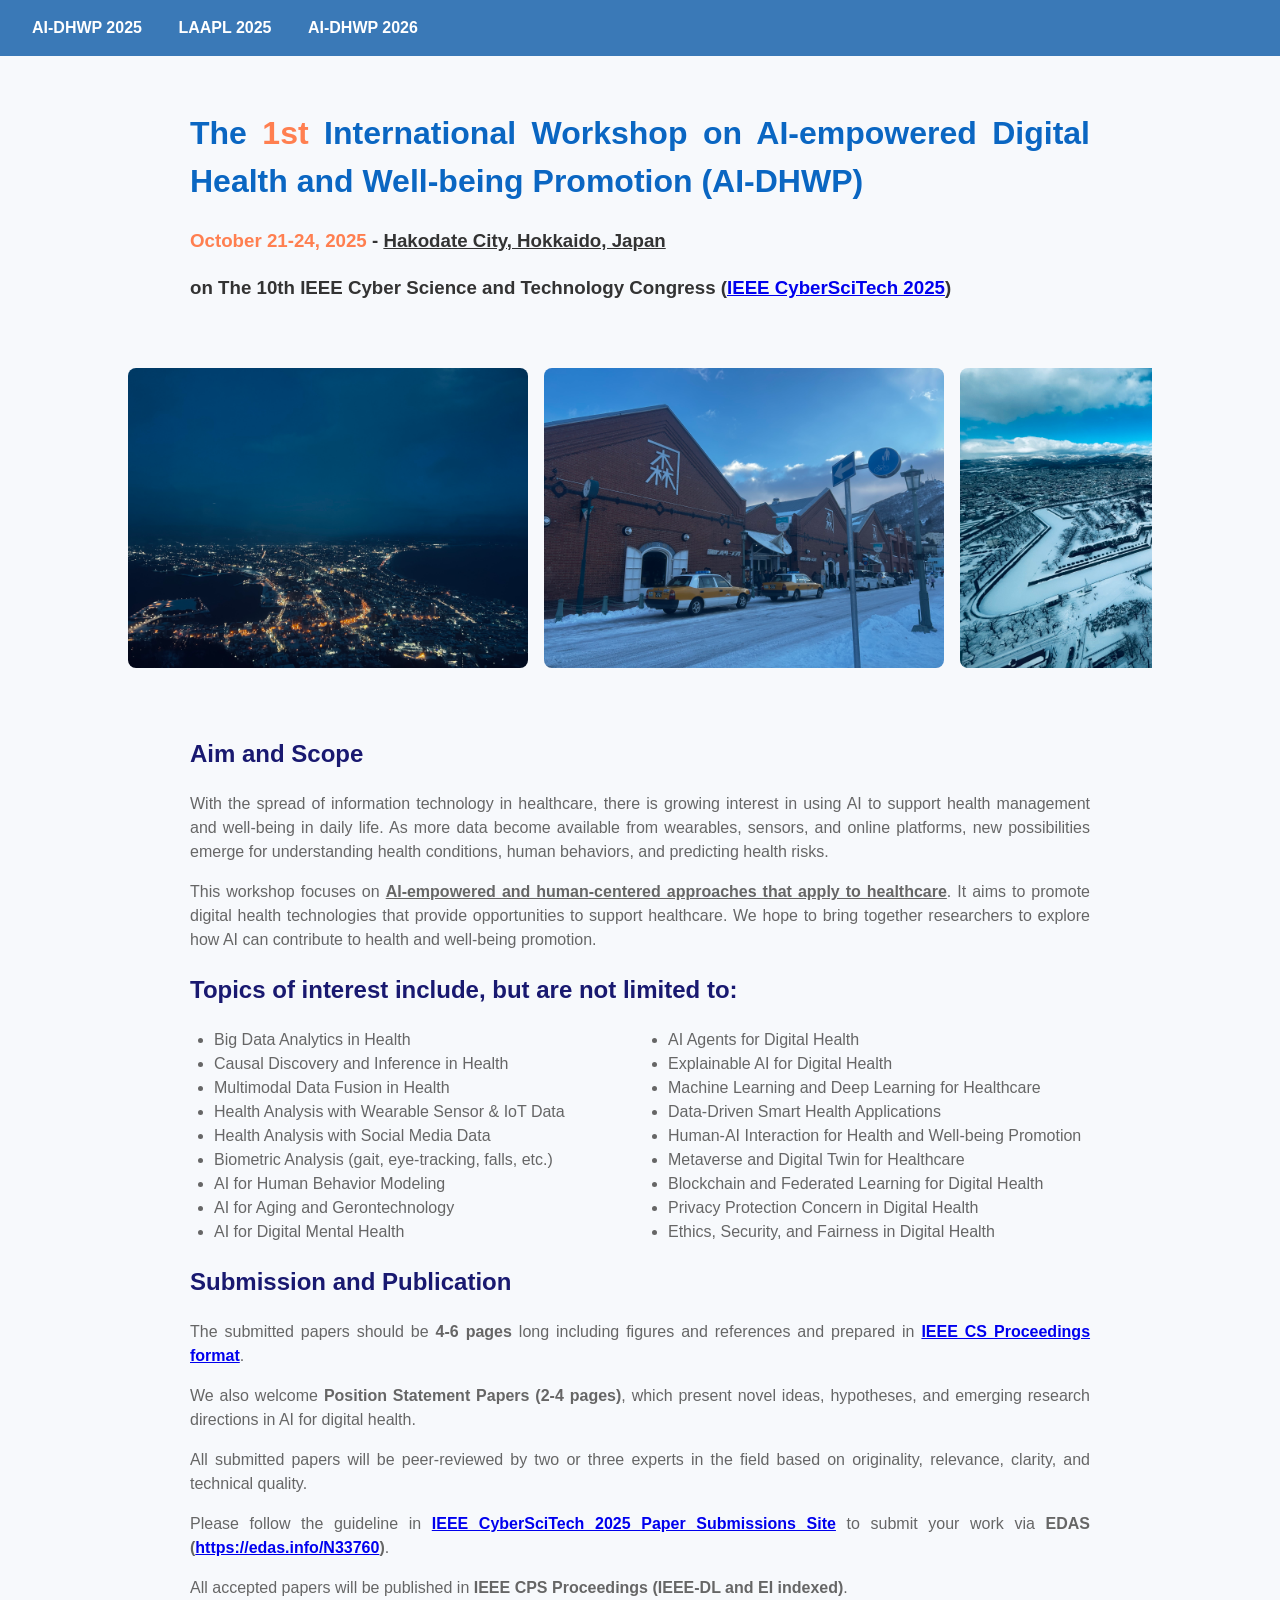
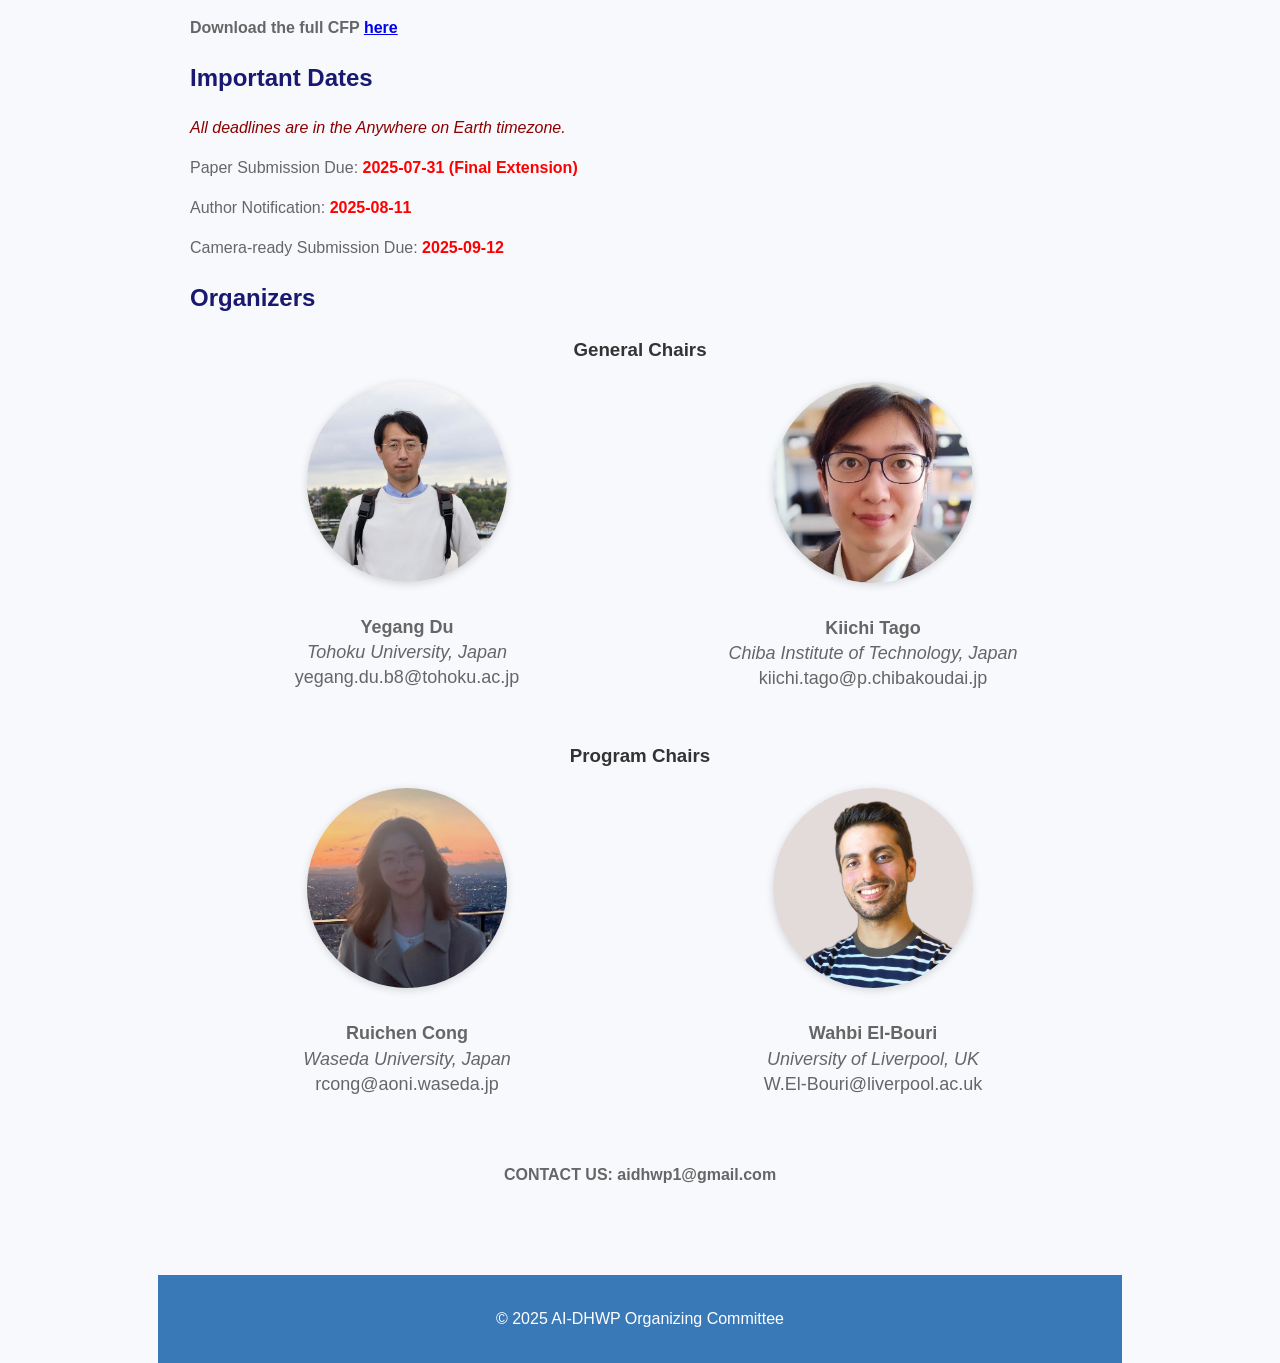
<file: index.html>
<!DOCTYPE html>
<html lang="en">
<head>
  <meta charset="UTF-8" />
  <meta name="viewport" content="width=device-width, initial-scale=1.0"/>
  <title>AI-DHWP 2025</title>
  <link rel="stylesheet" href="style.css">
</head>
<body>

<nav>
  <a href="index.html">AI-DHWP 2025</a>
  <a href="laapl2025.html">LAAPL 2025</a>
  <a href="2026.html">AI-DHWP 2026</a>
</nav>

<header>
  <h1>The <span class="highlight-orange">1st</span> International Workshop on AI-empowered Digital Health and Well-being Promotion (AI-DHWP)</h1>
  <h3><span class="highlight-orange">October 21-24, 2025</span> - <span class="underline">Hakodate City, Hokkaido, Japan</span></h3>
  <h3>on The 10th IEEE Cyber Science and Technology Congress  (<a href="https://cyber-science.org/2025/cyberscitech/">IEEE CyberSciTech 2025</a>)</h3>
</header>

<div class="image-slider">
  <div class="slider-track">
    <img src="assets/aidhwp2025/img1.jpg" alt="Slide 1" />
    <img src="assets/aidhwp2025/img2.jpg" alt="Slide 2" />
    <img src="assets/aidhwp2025/img3.jpg" alt="Slide 3" />
    <img src="assets/aidhwp2025/img4.jpg" alt="Slide 4" />
  </div>
</div>


<main>
  <section>
    <h2>Aim and Scope</h2>

    <p>With the spread of information technology in healthcare, there is growing interest in using AI to support health management and well-being in daily life. As more data become available from wearables, sensors, and online platforms, new possibilities emerge for understanding health conditions, human behaviors, and predicting health risks. </p>
      
    <p>This workshop focuses on <strong><span class="underline">AI-empowered and human-centered approaches that apply to healthcare</span></strong>. It aims to promote digital health technologies that provide opportunities to support healthcare. We hope to bring together researchers to explore how AI can contribute to health and well-being promotion.</p>
  </section>

  <section>
    <h2>Topics of interest include, but are not limited to:</h2>
    <ul class="two-column-list">
      <li>Big Data Analytics in Health</li>
      <li>Causal Discovery and Inference in Health</li>
      <li>Multimodal Data Fusion in Health</li>
      <li>Health Analysis with Wearable Sensor & IoT Data</li>
      <li>Health Analysis with Social Media Data</li>
      <li>Biometric Analysis (gait, eye-tracking, falls, etc.)</li>
      <li>AI for Human Behavior Modeling</li>
      <li>AI for Aging and Gerontechnology</li>
      <li>AI for Digital Mental Health</li>
      <li>AI Agents for Digital Health</li>
      <li>Explainable AI for Digital Health</li>
      <li>Machine Learning and Deep Learning for Healthcare</li>
      <li>Data-Driven Smart Health Applications</li>
      <li>Human-AI Interaction for Health and Well-being Promotion</li>
      <li>Metaverse and Digital Twin for Healthcare</li>
      <li>Blockchain and Federated Learning for Digital Health</li>
      <li>Privacy Protection Concern in Digital Health</li>
      <li>Ethics, Security, and Fairness in Digital Health</li>
    </ul>
  </section>

  <section>
    <h2>Submission and Publication</h2>
    <p>The submitted papers should be <strong>4-6 pages</strong> long including figures and references and prepared in <strong><a href="http://www.ieee.org/conferences_events/conferences/publishing/templates.html">IEEE CS Proceedings format</a></strong>.</p>
    
    <p>We also welcome <strong>Position Statement Papers (2-4 pages)</strong>, which present novel ideas, hypotheses, and emerging research directions in AI for digital health.</p>  
    
    <p>All submitted papers will be peer-reviewed by two or three experts in the field based on originality, relevance, clarity, and technical quality. </p>

    <p>Please follow the guideline in <strong><a href="https://cyber-science.org/2025/cyberscitech/papersubmissions/">IEEE CyberSciTech 2025 Paper Submissions Site</a></strong> to submit your work via <strong>EDAS (<a href="https://edas.info/N33760">https://edas.info/N33760</a>)</strong>.</p>

    <p>All accepted papers will be published in <strong>IEEE CPS Proceedings (IEEE-DL and EI indexed)</strong>.</p>

    <p><strong>Download the full CFP <a href="assets/aidhwp2025/CFP20250619.pdf">here</a></strong></p>
  </section>
  <section>
    <h2>Important Dates</h2>
    <p><span class="highlight-darkred"><i>All deadlines are in the Anywhere on Earth timezone.</i></span></p>
    <p>Paper Submission Due: <strong><span class="highlight-red">2025-07-31 (Final Extension)</span></strong></p>
    <p>Author Notification: <strong><span class="highlight-red">2025-08-11</span></strong></p>
    <p>Camera-ready Submission Due: <strong><span class="highlight-red">2025-09-12</span></strong></p>
  </section>

  <section>
    <h2>Organizers</h2>
    <div class="chair-section">
    <h3 class="chair-title">General Chairs</h3>
    <div class="chair-row">
      <div class="chair">
        <img src="assets/aidhwp2025/chair1.jpg" alt="Chair 1">
        <p><strong>Yegang Du</strong><br><i>Tohoku University, Japan</i><br>yegang.du.b8@tohoku.ac.jp</p>
      </div>
      
      <div class="chair">
        <img src="assets/aidhwp2025/chair3.jpg" alt="Chair 3">
        <p><strong>Kiichi Tago</strong><br><i>Chiba Institute of Technology, Japan</i><br>kiichi.tago@p.chibakoudai.jp</p>
      </div>
      
    </div>
    
    <h3 class="chair-title">Program Chairs</h3>
    <div class="chair-row">
      <div class="chair">
        <img src="assets/aidhwp2025/chair2.jpg" alt="Chair 2">
        <p><strong>Ruichen Cong</strong><br><i>Waseda University, Japan</i><br>rcong@aoni.waseda.jp</p>
      </div>
      
      <div class="chair">
        <img src="assets/aidhwp2025/chair4.jpg" alt="Chair 4">
        <p><strong>Wahbi El-Bouri</strong><br><i>University of Liverpool, UK</i><br>W.El-Bouri@liverpool.ac.uk</p>
      </div>
      <p><strong>CONTACT US: aidhwp1@gmail.com</strong></p>
    </div>
    
  </section>
</main>

<footer>
  &copy; 2025 AI-DHWP Organizing Committee
</footer>

</body>
</html>
</file>
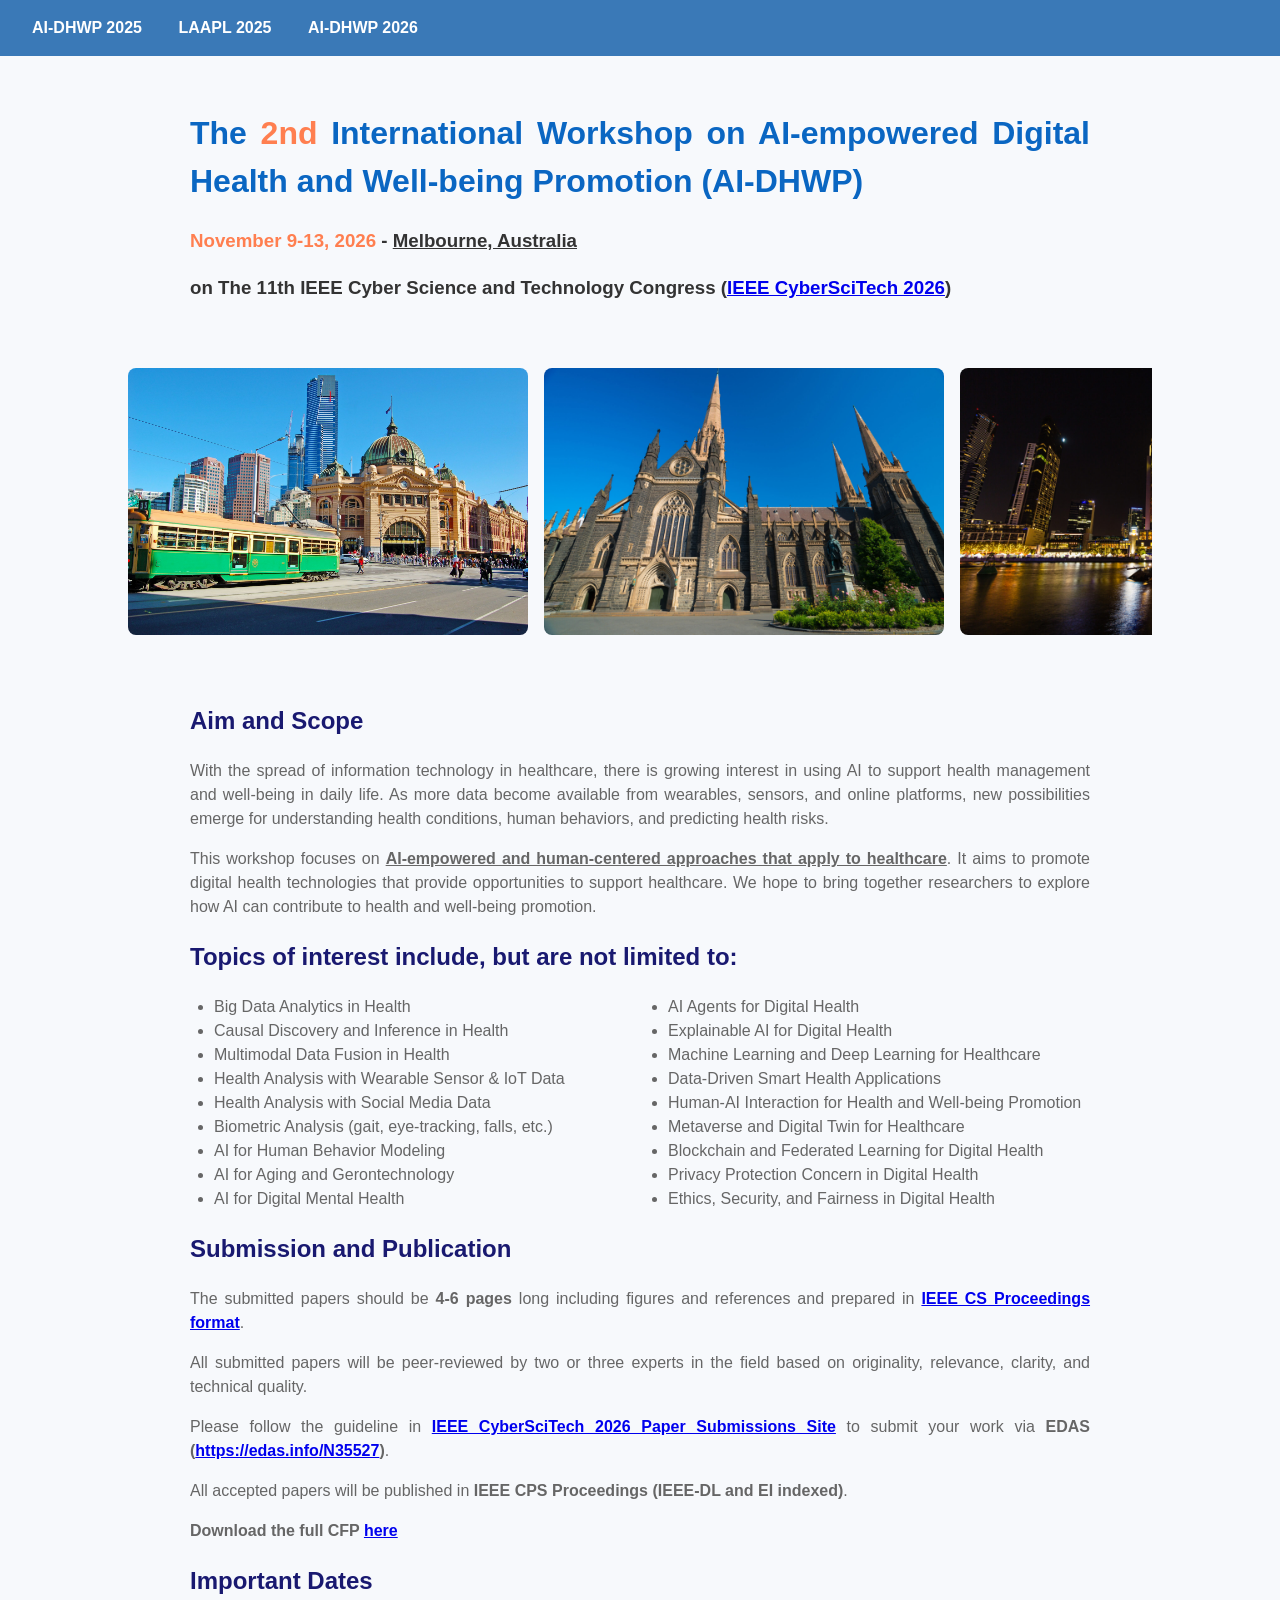
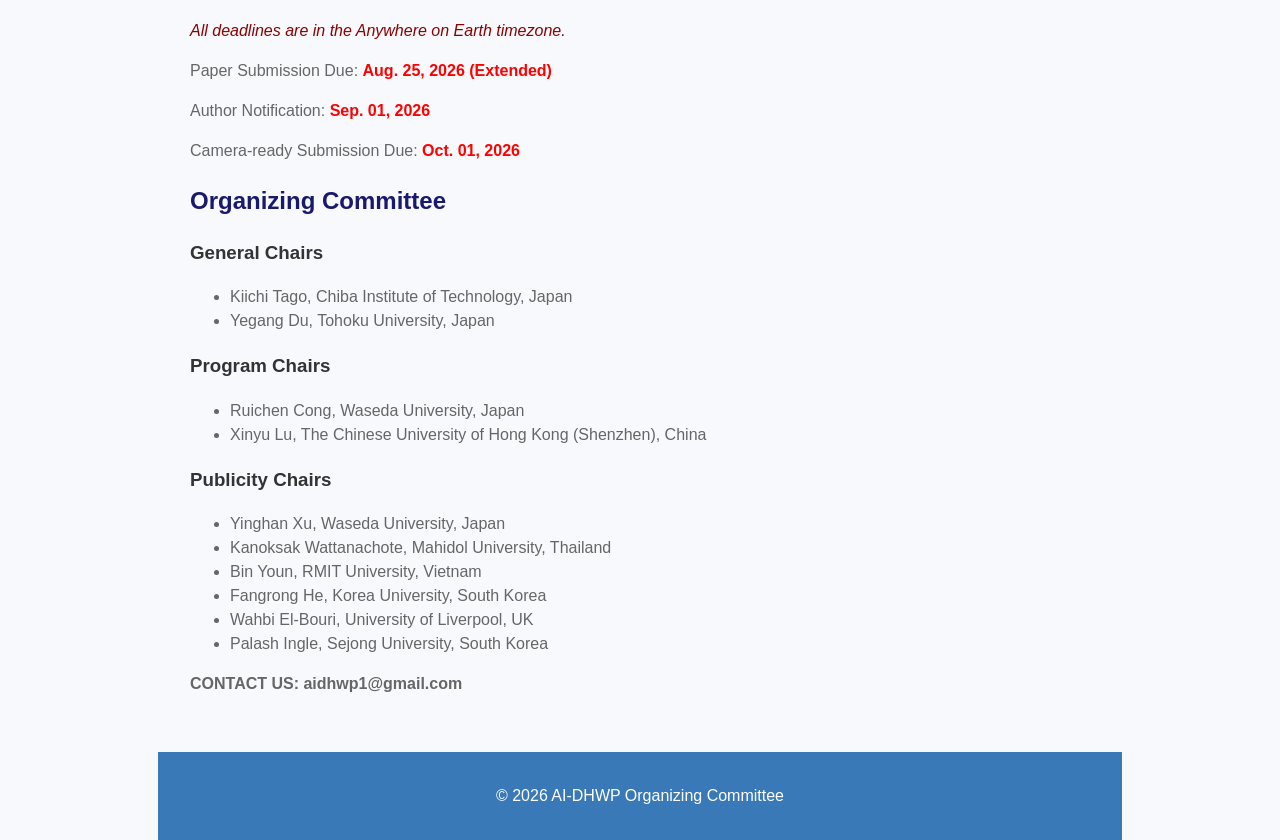
<file: 2026.html>
<!DOCTYPE html>
<html lang="en">
<head>
  <meta charset="UTF-8" />
  <meta name="viewport" content="width=device-width, initial-scale=1.0"/>
  <title>AI-DHWP 2026</title>
  <link rel="stylesheet" href="style.css">
</head>
<body>

<nav>
  <a href="index.html">AI-DHWP 2025</a>
  <a href="laapl2025.html">LAAPL 2025</a>
  <a href="2026.html">AI-DHWP 2026</a>
</nav>

<header>
  <h1>The <span class="highlight-orange">2nd</span> International Workshop on AI-empowered Digital Health and Well-being Promotion (AI-DHWP)</h1>
  <h3><span class="highlight-orange">November 9-13, 2026</span> - <span class="underline">Melbourne, Australia</span></h3>
  <h3>on The 11th IEEE Cyber Science and Technology Congress  (<a href="https://cyber-science.org/2026/cyberscitech/">IEEE CyberSciTech 2026</a>)</h3>
</header>

<div class="image-slider">
  <div class="slider-track">
    <img src="assets/aidhwp2026/image1.jpg" alt="Slide 1" />
    <img src="assets/aidhwp2026/image2.jpg" alt="Slide 2" />
    <img src="assets/aidhwp2026/image3.jpg" alt="Slide 3" />
    <img src="assets/aidhwp2026/image4.jpg" alt="Slide 4" />
  </div>
</div>


<main>
  <section>
    <h2>Aim and Scope</h2>

    <p>With the spread of information technology in healthcare, there is growing interest in using AI to support health management and well-being in daily life. As more data become available from wearables, sensors, and online platforms, new possibilities emerge for understanding health conditions, human behaviors, and predicting health risks. </p>
      
    <p>This workshop focuses on <strong><span class="underline">AI-empowered and human-centered approaches that apply to healthcare</span></strong>. It aims to promote digital health technologies that provide opportunities to support healthcare. We hope to bring together researchers to explore how AI can contribute to health and well-being promotion.</p>
  </section>

  <section>
    <h2>Topics of interest include, but are not limited to:</h2>
    <ul class="two-column-list">
      <li>Big Data Analytics in Health</li>
      <li>Causal Discovery and Inference in Health</li>
      <li>Multimodal Data Fusion in Health</li>
      <li>Health Analysis with Wearable Sensor & IoT Data</li>
      <li>Health Analysis with Social Media Data</li>
      <li>Biometric Analysis (gait, eye-tracking, falls, etc.)</li>
      <li>AI for Human Behavior Modeling</li>
      <li>AI for Aging and Gerontechnology</li>
      <li>AI for Digital Mental Health</li>
      <li>AI Agents for Digital Health</li>
      <li>Explainable AI for Digital Health</li>
      <li>Machine Learning and Deep Learning for Healthcare</li>
      <li>Data-Driven Smart Health Applications</li>
      <li>Human-AI Interaction for Health and Well-being Promotion</li>
      <li>Metaverse and Digital Twin for Healthcare</li>
      <li>Blockchain and Federated Learning for Digital Health</li>
      <li>Privacy Protection Concern in Digital Health</li>
      <li>Ethics, Security, and Fairness in Digital Health</li>
    </ul>
  </section>

  <section>
    <h2>Submission and Publication</h2>
    <p>The submitted papers should be <strong>4-6 pages</strong> long including figures and references and prepared in <strong><a href="http://www.ieee.org/conferences_events/conferences/publishing/templates.html">IEEE CS Proceedings format</a></strong>.</p>
    
    <p>All submitted papers will be peer-reviewed by two or three experts in the field based on originality, relevance, clarity, and technical quality. </p>

    <p>Please follow the guideline in <strong><a href="https://cyber-science.org/2026/cyberscitech/papersubmissions/">IEEE CyberSciTech 2026 Paper Submissions Site</a></strong> to submit your work via <strong>EDAS (<a href="https://edas.info/N35527">https://edas.info/N35527</a>)</strong>.</p>

    <p>All accepted papers will be published in <strong>IEEE CPS Proceedings (IEEE-DL and EI indexed)</strong>.</p>

    <p><strong>Download the full CFP <a href="assets/aidhwp2026/AIDHWP2026_CFP.pdf">here</a></strong></p>
  </section>
  <section>
    <h2>Important Dates</h2>
    <p><span class="highlight-darkred"><i>All deadlines are in the Anywhere on Earth timezone.</i></span></p>
    <p>Paper Submission Due: <strong><span class="highlight-red">Aug. 25, 2026 (Extended)</span></strong></p>
    <p>Author Notification: <strong><span class="highlight-red">Sep. 01, 2026</span></strong></p>
    <p>Camera-ready Submission Due: <strong><span class="highlight-red">Oct. 01, 2026</span></strong></p>
  </section>

  <section>
    <h2>Organizing Committee</h2>
    <h3>General Chairs</h3>
    <ul>
      <li>Kiichi Tago, Chiba Institute of Technology, Japan</li>
      <li>Yegang Du, Tohoku University, Japan</li>
      
    </ul>

    <h3>Program Chairs</h3>
    <ul>
      <li>Ruichen Cong, Waseda University, Japan</li>
      <li>Xinyu Lu, The Chinese University of Hong Kong (Shenzhen), China</li>
      
    </ul>
    
    <h3>Publicity Chairs</h3>
    <ul>
      <li>Yinghan Xu, Waseda University, Japan</li>
      <li>Kanoksak Wattanachote, Mahidol University, Thailand</li>
      <li>Bin Youn, RMIT University, Vietnam</li>
      <li>Fangrong He, Korea University, South Korea</li>
      <li>Wahbi El-Bouri, University of Liverpool, UK</li>
      <li>Palash Ingle, Sejong University, South Korea</li>
      
    </ul>

    <p><strong>CONTACT US: aidhwp1@gmail.com</strong></p>
    
  </section>
  
</main>

<footer>
  &copy; 2026 AI-DHWP Organizing Committee
</footer>

</body>
</html>
</file>
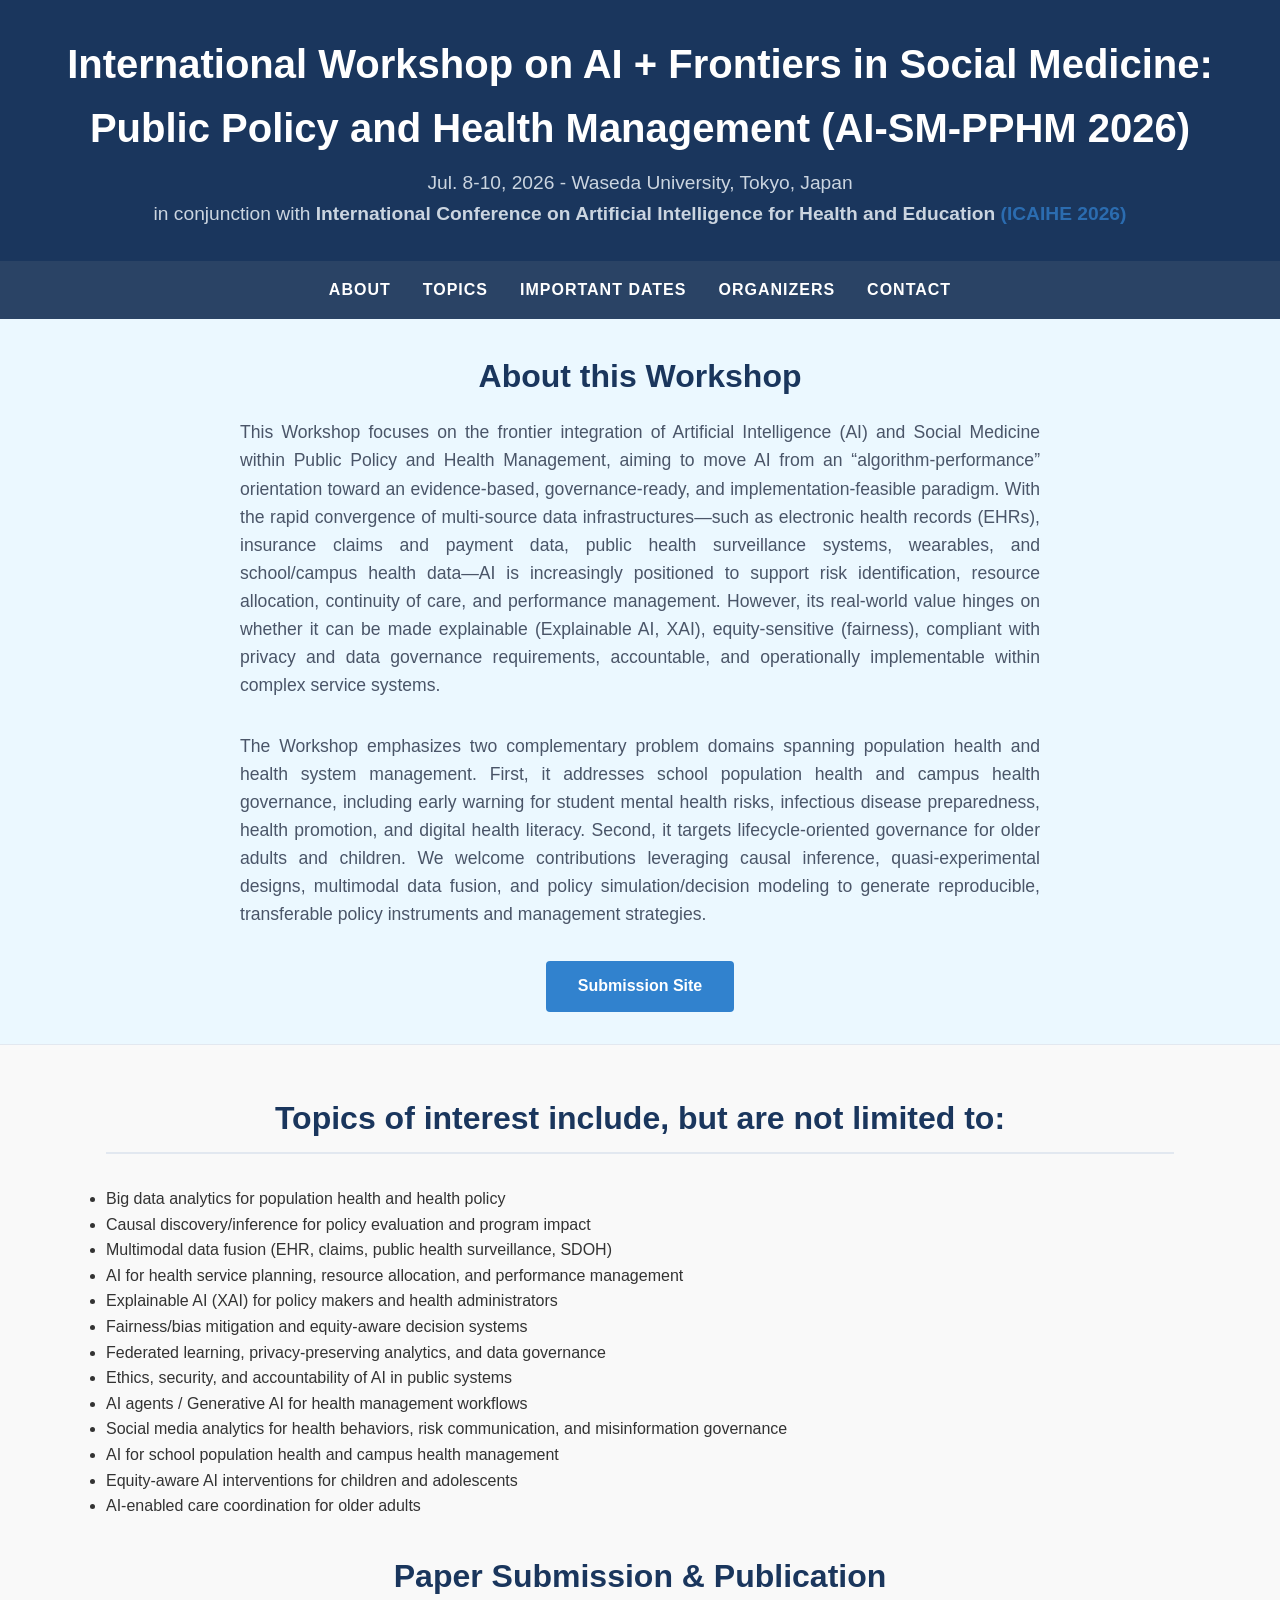
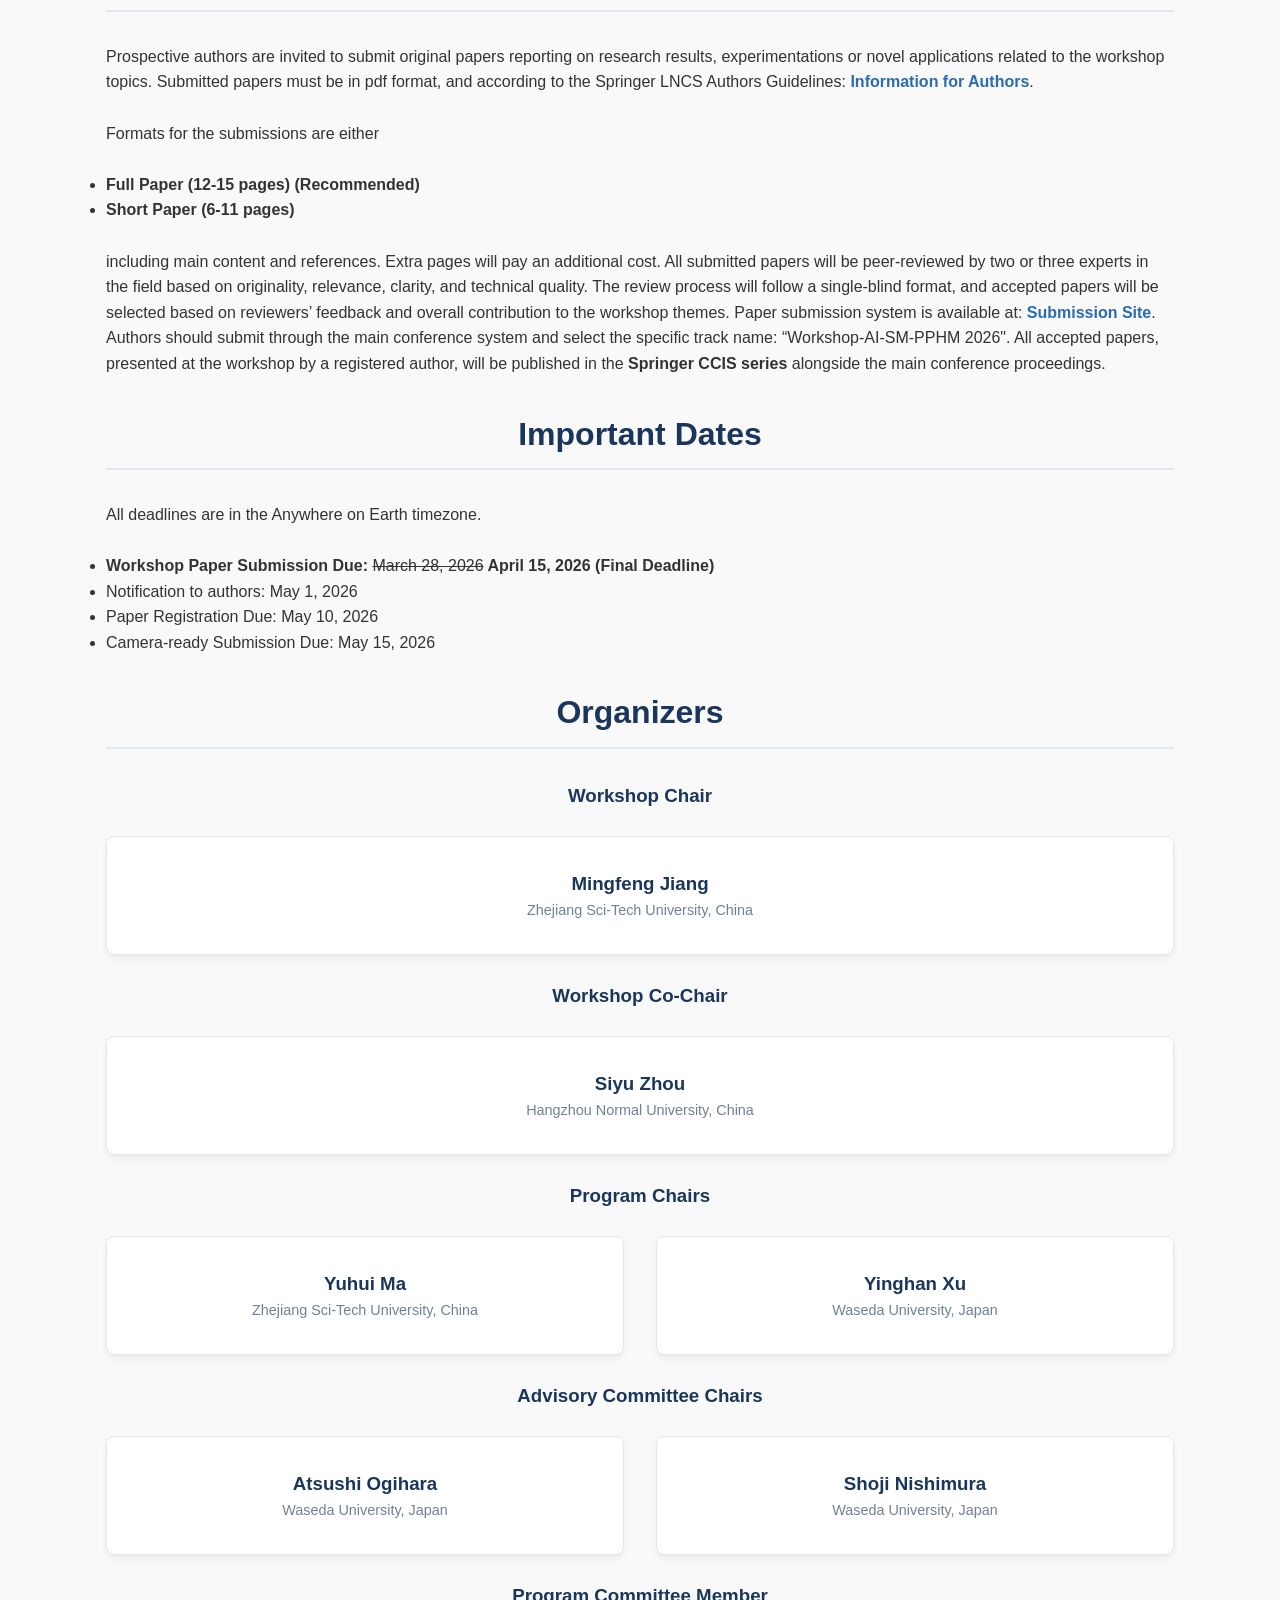
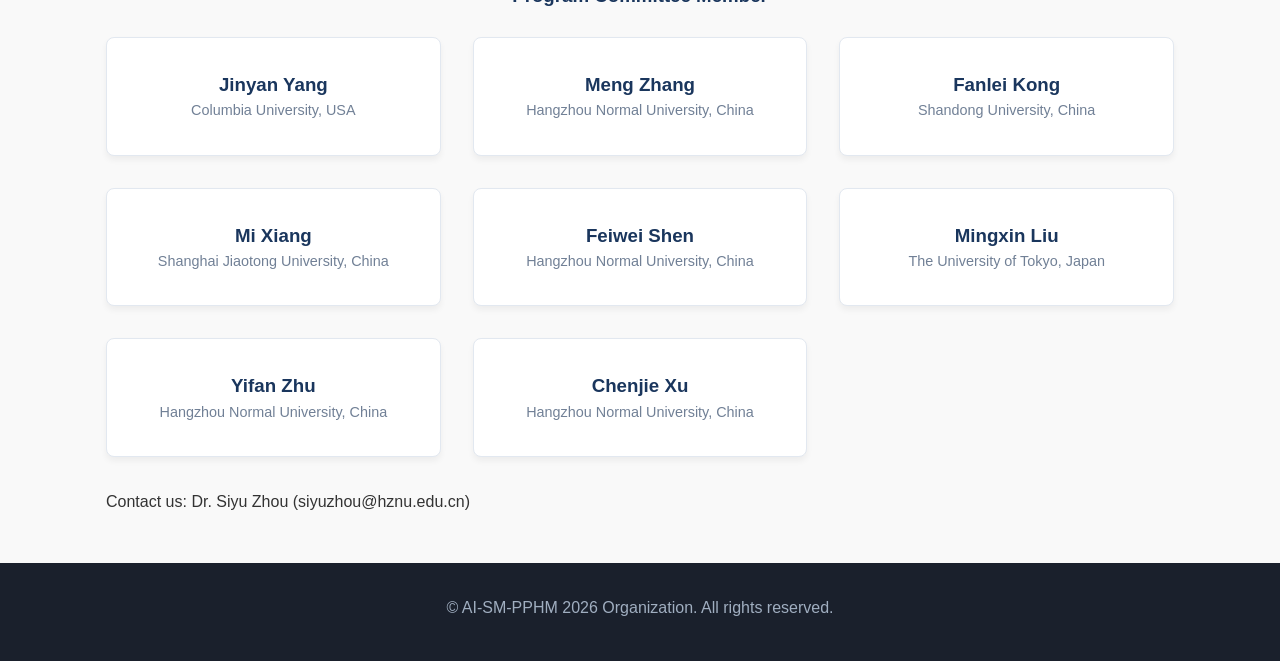
<file: aism2026.html>
<!DOCTYPE html>
<html lang="en">
<head>
    <meta charset="UTF-8">
    <meta name="viewport" content="width=device-width, initial-scale=1.0">
    <title>AI-SM-PPHM 2026</title>
    <style>
        /* CSS Reset & Base Styles */
        * {
            box-sizing: border-box;
            margin: 0;
            padding: 0;
        }
        body {
            font-family: 'Segoe UI', Roboto, Helvetica, Arial, sans-serif;
            line-height: 1.6;
            color: #333;
            background-color: #f9f9f9;
        }
        h1, h2, h3 {
            color: #1a365d;
        }
        a {
            text-decoration: none;
            color: #2b6cb0;
        }

        /* Header & Navigation */
        header {
            background-color: #1a365d;
            color: #ffffff;
            padding: 2rem 1rem;
            text-align: center;
        }
        header h1 {
            color: #ffffff;
            font-size: 2.5rem;
            margin-bottom: 0.5rem;
        }
        header p {
            font-size: 1.2rem;
            color: #cbd5e0;
        }
        nav {
            background-color: #2a4365;
            padding: 1rem;
            position: sticky;
            top: 0;
            z-index: 100;
        }
        nav ul {
            list-style: none;
            display: flex;
            justify-content: center;
            gap: 2rem;
        }
        nav a {
            color: #ffffff;
            font-weight: 600;
            text-transform: uppercase;
            letter-spacing: 1px;
            transition: color 0.3s ease;
        }
        nav a:hover {
            color: #63b3ed;
        }

        /* Hero Section */
        .hero {
            background-color: #ebf8ff;
            padding: 2rem 1rem;
            text-align: center;
            border-bottom: 1px solid #e2e8f0;
        }
        .hero h2 {
            font-size: 2rem;
            margin-bottom: 1rem;
        }
        .hero p {
            max-width: 800px;
            margin: 0 auto 2rem auto;
            color: #4a5568;
            font-size: 1.1rem;
        }
        .btn {
            display: inline-block;
            background-color: #3182ce;
            color: white;
            padding: 0.8rem 2rem;
            border-radius: 4px;
            font-weight: bold;
            transition: background-color 0.3s ease;
        }
        .btn:hover {
            background-color: #2b6cb0;
        }

        /* Main Content Container */
        .container {
            max-width: 1100px;
            margin: 0 auto;
            padding: 1rem 1rem;
        }

        /* Sections */
        section {
            margin-bottom: 2rem;
        }
        .section-title {
            text-align: center;
            margin-bottom: 2rem;
            font-size: 2rem;
            border-bottom: 2px solid #e2e8f0;
            padding-bottom: 0.5rem;
        }

        /* organizer Grid */
        .organizer-grid {
            display: grid;
            grid-template-columns: repeat(auto-fit, minmax(250px, 1fr));
            gap: 2rem;
        }
        .organizer-card {
            background: #ffffff;
            border: 1px solid #e2e8f0;
            border-radius: 8px;
            padding: 2rem;
            text-align: center;
            box-shadow: 0 4px 6px rgba(0,0,0,0.05);
            transition: transform 0.3s ease;
        }
        .organizer-card:hover {
            transform: translateY(-5px);
        }

        /* Footer */
        footer {
            background-color: #1a202c;
            color: #a0aec0;
            text-align: center;
            padding: 2rem 1rem;
            margin-top: 2rem;
        }
        footer p {
            margin-bottom: 0.5rem;
        }

        /* Responsive Design */
        @media (max-width: 768px) {
            nav ul {
                flex-direction: column;
                align-items: center;
                gap: 1rem;
            }
            header h1 {
                font-size: 2rem;
            }
        }
    </style>
</head>
<body>

    <header>
        <h1>International Workshop on AI + Frontiers in Social Medicine: Public Policy and Health Management (AI-SM-PPHM 2026)</h1>
        <p>Jul. 8-10, 2026 - Waseda University, Tokyo, Japan</p>
        <p>in conjunction with <strong>International Conference on Artificial Intelligence for Health and Education <a href="https://icaihe.org/">(ICAIHE 2026)</a></strong></p>
    </header>

    <nav>
        <ul>
            <li><a href="#about">About</a></li>
            <li><a href="#topics">Topics</a></li>
            <li><a href="#dates">Important Dates</a></li>
            <li><a href="#organizers">Organizers</a></li>
            <li><a href="#contact">Contact</a></li>
        </ul>
    </nav>

    <section id="about">
    <div class="hero">
        <h2>About this Workshop</h2>
        <p style="text-align: justify; color: #4a5568;">
            This Workshop focuses on the frontier integration of Artificial Intelligence (AI) and Social Medicine within Public Policy and Health Management, aiming to move AI from an “algorithm-performance” orientation toward an evidence-based, governance-ready, and implementation-feasible paradigm. With the rapid convergence of multi-source data infrastructures—such as electronic health records (EHRs), insurance claims and payment data, public health surveillance systems, wearables, and school/campus health data—AI is increasingly positioned to support risk identification, resource allocation, continuity of care, and performance management. However, its real-world value hinges on whether it can be made explainable (Explainable AI, XAI), equity-sensitive (fairness), compliant with privacy and data governance requirements, accountable, and operationally implementable within complex service systems.
        </p>            
        <p style="text-align: justify; color: #4a5568;">
            The Workshop emphasizes two complementary problem domains spanning population health and health system management. First, it addresses school population health and campus health governance, including early warning for student mental health risks, infectious disease preparedness, health promotion, and digital health literacy. Second, it targets lifecycle-oriented governance for older adults and children. We welcome contributions leveraging causal inference, quasi-experimental designs, multimodal data fusion, and policy simulation/decision modeling to generate reproducible, transferable policy instruments and management strategies.
        </p>
        <a href="https://cmt3.research.microsoft.com/ICAIHE2026" class="btn">Submission Site</a>
    </div>
    </section>

    <main class="container">
        
        <section id="topics">
            <h2 class="section-title">Topics of interest include, but are not limited to:</h2>
            <ul>
                <li>Big data analytics for population health and health policy</li>
                <li>Causal discovery/inference for policy evaluation and program impact</li>
                <li>Multimodal data fusion (EHR, claims, public health surveillance, SDOH)</li>
                <li>AI for health service planning, resource allocation, and performance management</li>
                <li>Explainable AI (XAI) for policy makers and health administrators</li>
                <li>Fairness/bias mitigation and equity-aware decision systems</li>
                <li>Federated learning, privacy-preserving analytics, and data governance</li>
                <li>Ethics, security, and accountability of AI in public systems</li>
                <li>AI agents / Generative AI for health management workflows</li>
                <li>Social media analytics for health behaviors, risk communication, and misinformation governance</li>
                <li>AI for school population health and campus health management</li>
                <li>Equity-aware AI interventions for children and adolescents</li>
                <li>AI-enabled care coordination for older adults</li>
            </ul>
        </section>

        <section>
            <h2 class="section-title">Paper Submission & Publication</h2>
            <p>
                Prospective authors are invited to submit original papers reporting on research results, experimentations or novel applications related to the workshop topics.

                Submitted papers must be in pdf format, and according to the Springer LNCS Authors Guidelines: <a href="https://www.springer.com/gp/computer-science/lncs/conference-proceedings-guidelines"><strong>Information for Authors</strong></a>.
            </p>
            <br>
            <p>
                Formats for the submissions are either
            </p>
            <br>
            <ul>
                <li><strong>Full Paper (12-15 pages) (Recommended)</strong></li>
                <li><strong>Short Paper (6-11 pages)</strong></li>
            </ul>
            <br>
            <p>
                including main content and references. Extra pages will pay an additional cost.

                All submitted papers will be peer-reviewed by two or three experts in the field based on originality, relevance, clarity, and technical quality. The review process will follow a single-blind format, and accepted papers will be selected based on reviewers’ feedback and overall contribution to the workshop themes.

                Paper submission system is available at: <a href="https://cmt3.research.microsoft.com/ICAIHE2026"><strong>Submission Site</strong></a>. Authors should submit through the main conference system and select the specific track name: “Workshop-AI-SM-PPHM 2026".

                All accepted papers, presented at the workshop by a registered author, will be published in the <strong>Springer CCIS series</strong> alongside the main conference proceedings.
            </p>
        </section>

        <section id="dates">
            <h2 class="section-title">Important Dates</h2>
            <p>All deadlines are in the Anywhere on Earth timezone.</p>
            <br>
            <ul>
                <li><strong>Workshop Paper Submission Due: </strong><s>March 28, 2026</s><strong> April 15, 2026 (Final Deadline)</strong></li>
                <li>Notification to authors: May 1, 2026</li>
                <li>Paper Registration Due: May 10, 2026</li>
                <li>Camera-ready Submission Due: May 15, 2026</li>
            </ul>
        </section>

        <section id="organizers">
            <h2 class="section-title">Organizers</h2>
            <h3 align="center">Workshop Chair</h3>
            <br>
            <div class="organizer-grid">

                <div class="organizer-card">                    
                    <h3>Mingfeng Jiang</h3>                  
                    <p style="font-size: 0.9rem; color: #718096;">Zhejiang Sci-Tech University, China</p>
                </div>
            </div>
            <br>
            <h3 align="center">Workshop Co-Chair</h3>
            <br>
            <div class="organizer-grid">
                <div class="organizer-card">                    
                    <h3>Siyu Zhou</h3>           
                    <p style="font-size: 0.9rem; color: #718096;">Hangzhou Normal University, China</p>
                </div>
            </div>
            <br>
            <h3 align="center">Program Chairs</h3>
            <br>
            <div class="organizer-grid">

                <div class="organizer-card">                    
                    <h3>Yuhui Ma</h3>                   
                    <p style="font-size: 0.9rem; color: #718096;">Zhejiang Sci-Tech University, China</p>
                </div>
                <div class="organizer-card">                    
                    <h3>Yinghan Xu</h3>                   
                    <p style="font-size: 0.9rem; color: #718096;">Waseda University, Japan</p>
                </div>
            </div>
            <br>
            <h3 align="center">Advisory Committee Chairs</h3>
            <br>
            <div class="organizer-grid">
                
                 <div class="organizer-card">                    
                    <h3>Atsushi Ogihara</h3>                  
                    <p style="font-size: 0.9rem; color: #718096;">Waseda University, Japan</p>
                </div>
                <div class="organizer-card">                    
                    <h3>Shoji Nishimura</h3>                  
                    <p style="font-size: 0.9rem; color: #718096;">Waseda University, Japan</p>
                </div>
            </div>
            <br>
            <h3 align="center">Program Committee Member</h3>
            <br>
            <div class="organizer-grid">
                <div class="organizer-card">                    
                    <h3>Jinyan Yang</h3>                   
                    <p style="font-size: 0.9rem; color: #718096;">Columbia University, USA</p>
                </div>
                <div class="organizer-card">                    
                    <h3>Meng Zhang</h3>                   
                    <p style="font-size: 0.9rem; color: #718096;">Hangzhou Normal University, China</p>
                </div>
                <div class="organizer-card">                    
                    <h3>Fanlei Kong</h3>                   
                    <p style="font-size: 0.9rem; color: #718096;">Shandong University, China</p>
                </div>
                <div class="organizer-card">                    
                    <h3>Mi Xiang</h3>                   
                    <p style="font-size: 0.9rem; color: #718096;">Shanghai Jiaotong University, China</p>
                </div>
                <div class="organizer-card">                    
                    <h3>Feiwei Shen</h3>                   
                    <p style="font-size: 0.9rem; color: #718096;">Hangzhou Normal University, China</p>
                </div>
                <div class="organizer-card">                    
                    <h3>Mingxin Liu</h3>                   
                    <p style="font-size: 0.9rem; color: #718096;">The University of Tokyo, Japan</p>
                </div>
                <div class="organizer-card">                    
                    <h3>Yifan Zhu</h3>                   
                    <p style="font-size: 0.9rem; color: #718096;">Hangzhou Normal University, China</p>
                </div>
                 <div class="organizer-card">                    
                    <h3>Chenjie Xu</h3>                   
                    <p style="font-size: 0.9rem; color: #718096;">Hangzhou Normal University, China</p>
                </div>
            </div>
            
        </section>

        <p>Contact us: Dr. Siyu Zhou (siyuzhou@hznu.edu.cn)</p>

    </main>

    <footer id="contact">
        <p>&copy; AI-SM-PPHM 2026 Organization. All rights reserved.</p>
        
    </footer>

</body>
</html>
</file>
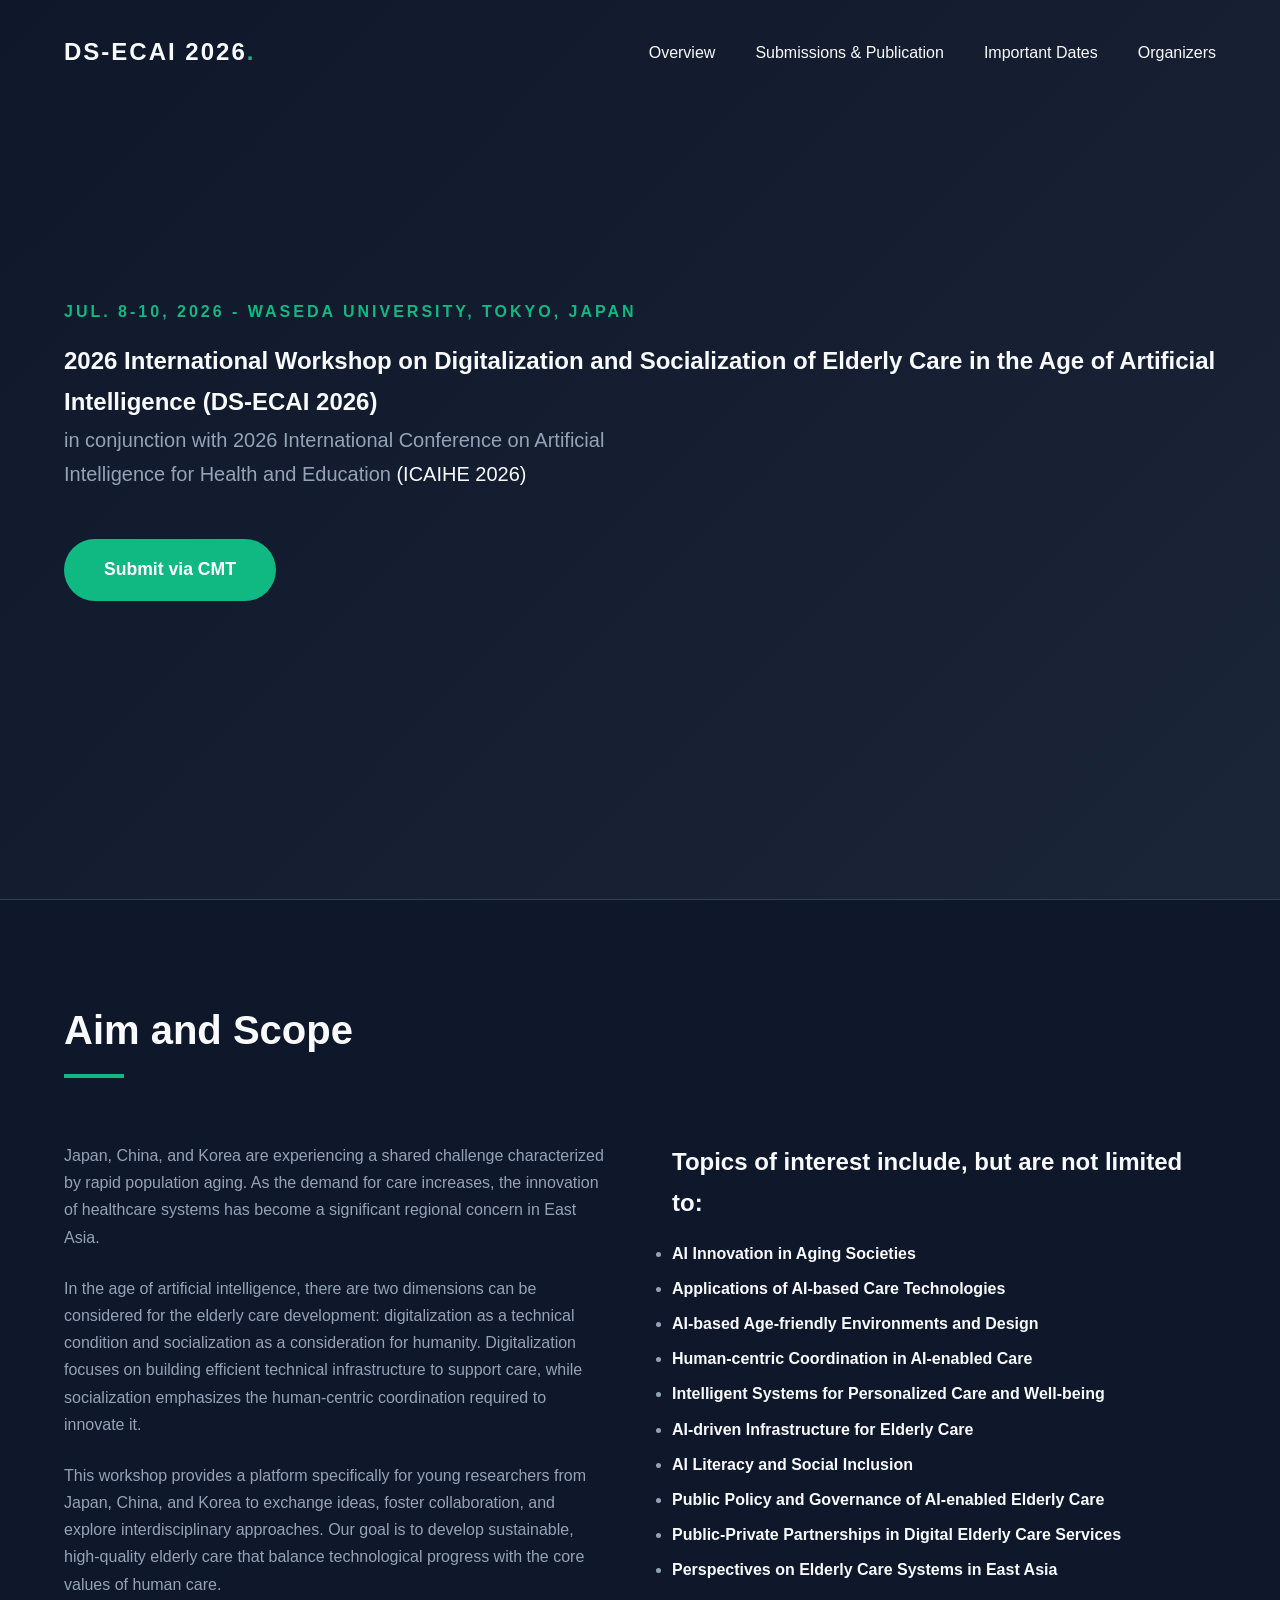
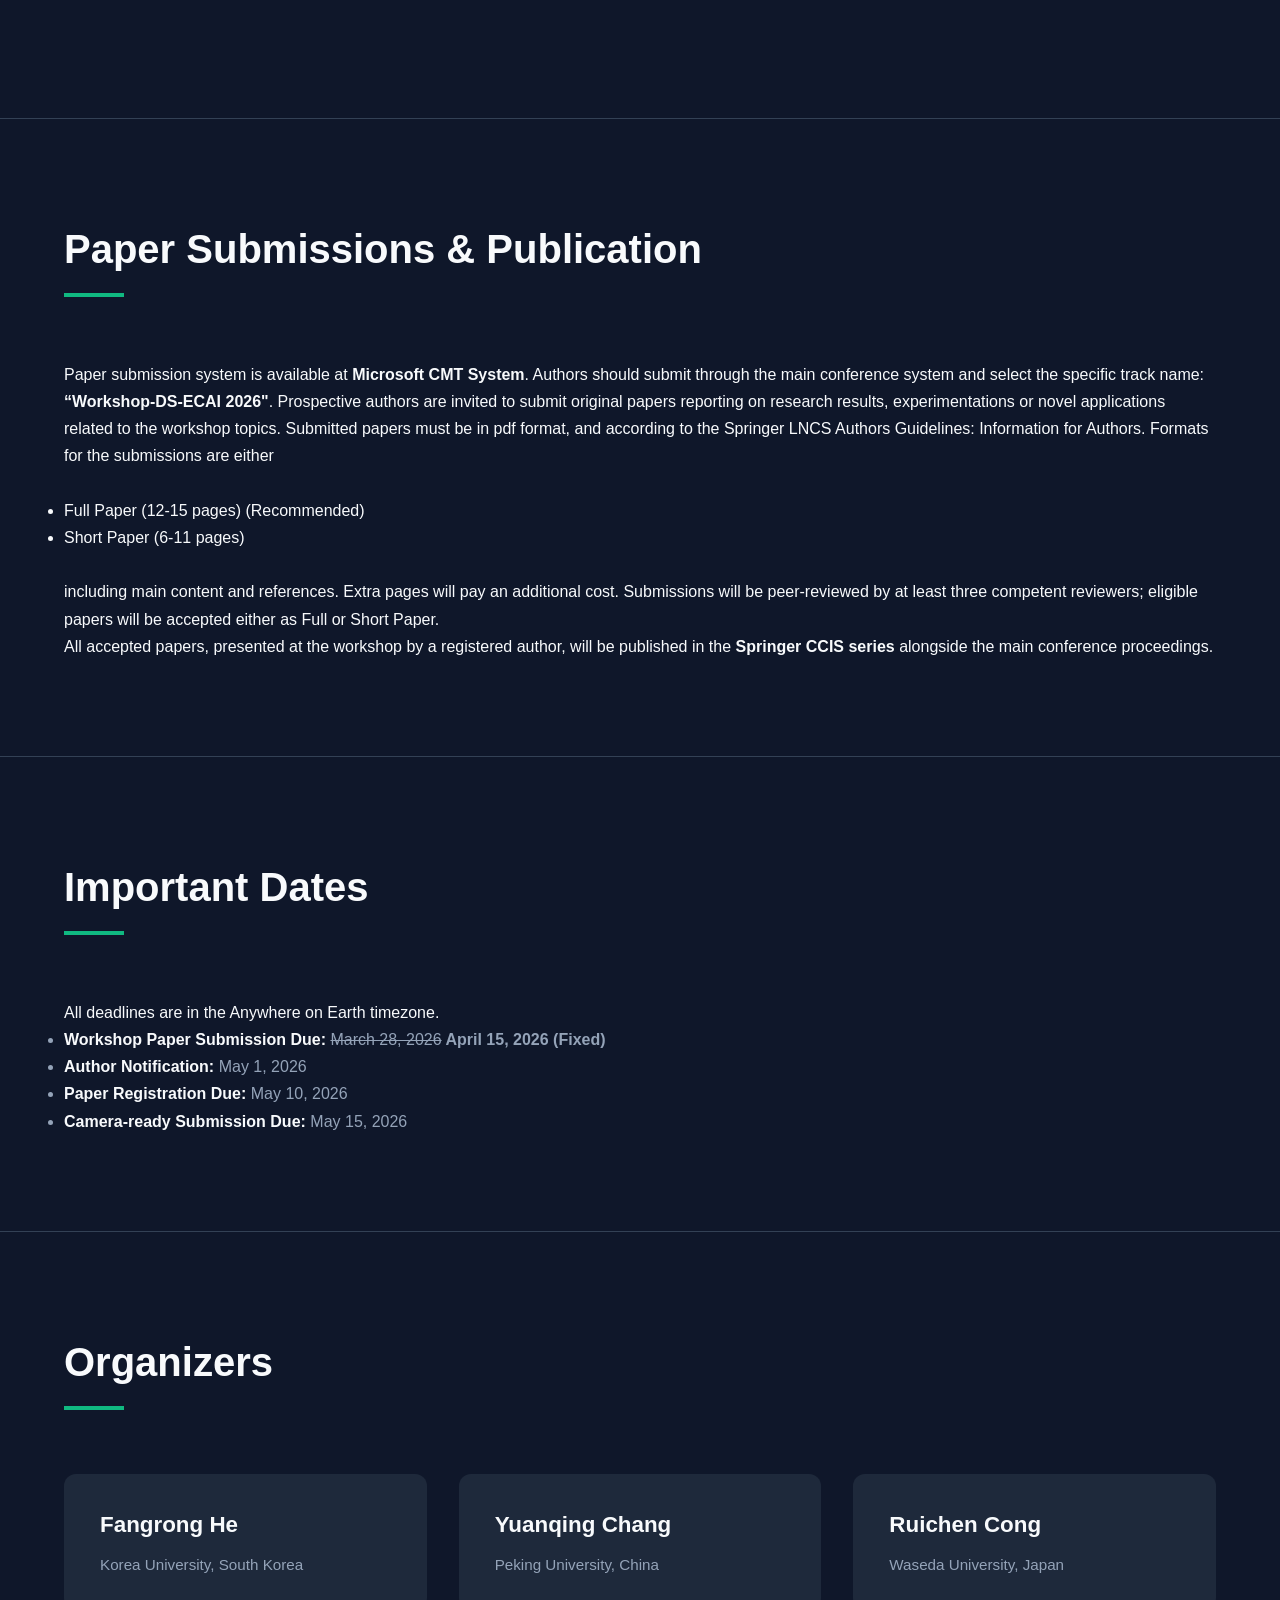
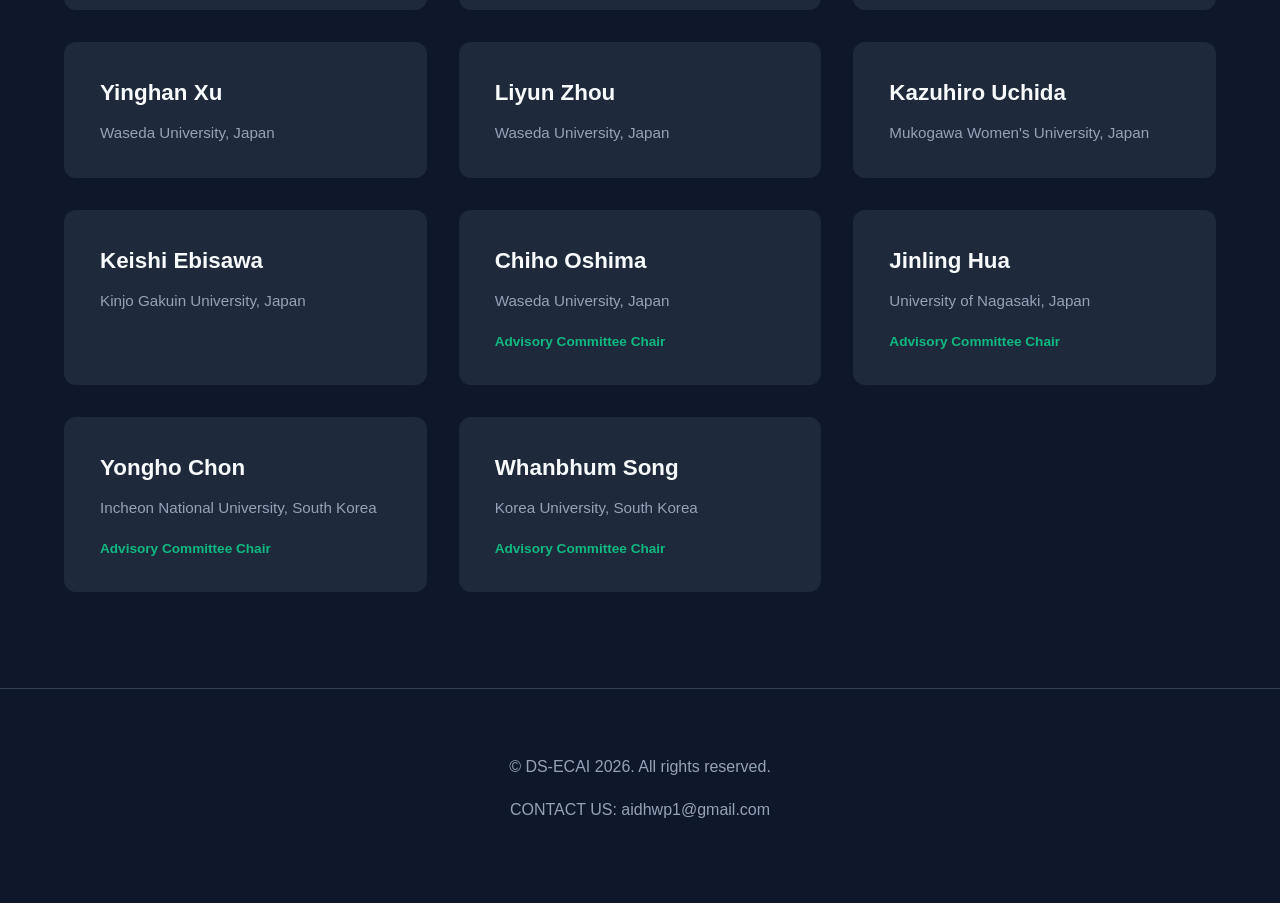
<file: dsecai2026.html>
<!DOCTYPE html>
<html lang="en">
<head>
    <meta charset="UTF-8">
    <meta name="viewport" content="width=device-width, initial-scale=1.0">
    <title>DS-ECAI 2026</title>
    <style>
        /* CSS Variables for consistent theming */
        :root {
            --bg-dark: #0f172a;
            --bg-surface: #1e293b;
            --text-light: #f8fafc;
            --text-muted: #94a3b8;
            --accent-color: #10b981; /* Emerald Green */
            --accent-hover: #059669;
        }

        /* Base & Reset */
        * {
            margin: 0;
            padding: 0;
            box-sizing: border-box;
        }
        body {
            font-family: 'Helvetica Neue', Arial, sans-serif;
            background-color: var(--bg-dark);
            color: var(--text-light);
            line-height: 1.7;
            -webkit-font-smoothing: antialiased;
        }
        a {
            text-decoration: none;
            color: var(--text-light);
            transition: color 0.3s ease;
        }

        /* Navigation */
        nav {
            display: flex;
            justify-content: space-between;
            align-items: center;
            padding: 2rem 5%;
            position: absolute;
            width: 100%;
            top: 0;
            z-index: 10;
        }
        .logo {
            font-size: 1.5rem;
            font-weight: 800;
            letter-spacing: 2px;
            text-transform: uppercase;
        }
        .logo span {
            color: var(--accent-color);
        }
        .nav-links {
            list-style: none;
            display: flex;
            gap: 2.5rem;
        }
        .nav-links a:hover {
            color: var(--accent-color);
        }

        /* Hero Section */
        .hero {
            height: 100vh;
            display: flex;
            flex-direction: column;
            justify-content: center;
            padding: 0 5%;
            background: linear-gradient(135deg, rgba(15,23,42,1) 0%, rgba(30,41,59,0.8) 100%);
            border-bottom: 1px solid #334155;
        }
        .hero-date {
            color: var(--accent-color);
            font-weight: 600;
            letter-spacing: 3px;
            text-transform: uppercase;
            margin-bottom: 1rem;
        }
        .hero h1 {
            font-size: clamp(3rem, 8vw, 6rem);
            font-weight: 800;
            line-height: 1.1;
            margin-bottom: 1.5rem;
            max-width: 900px;
        }
        .hero p {
            font-size: 1.25rem;
            color: var(--text-muted);
            max-width: 600px;
            margin-bottom: 3rem;
        }
        .btn-primary {
            display: inline-block;
            background-color: var(--accent-color);
            color: #fff;
            padding: 1rem 2.5rem;
            font-size: 1.1rem;
            font-weight: bold;
            border-radius: 50px;
            transition: background-color 0.3s, transform 0.2s;
        }
        .btn-primary:hover {
            background-color: var(--accent-hover);
            transform: translateY(-2px);
        }

        /* Content Sections */
        .section {
            padding: 6rem 5%;
            border-bottom: 1px solid #334155;
        }
        .section-header {
            display: flex;
            justify-content: space-between;
            align-items: flex-end;
            margin-bottom: 4rem;
            flex-wrap: wrap;
            gap: 2rem;
        }
        .section-title {
            font-size: 2.5rem;
            font-weight: 700;
        }
        .section-title::after {
            content: '';
            display: block;
            width: 60px;
            height: 4px;
            background-color: var(--accent-color);
            margin-top: 10px;
        }

        /* Call for Papers (Two Column Info) */
        .info-grid {
            display: grid;
            grid-template-columns: 1fr 1fr;
            gap: 4rem;
        }
        .info-block h3 {
            font-size: 1.5rem;
            margin-bottom: 1rem;
            color: var(--text-light);
        }
        .info-block p {
            color: var(--text-muted);
            margin-bottom: 1.5rem;
        }

        /* Minimalist Speakers List */
        .organizer-list {
            display: grid;
            grid-template-columns: repeat(auto-fit, minmax(300px, 1fr));
            gap: 2rem;
        }
        .organizer-item {
            background-color: var(--bg-surface);
            padding: 2rem;
            border-radius: 12px;
            border-left: 4px solid transparent;
            transition: border-color 0.3s, transform 0.3s;
        }
        .organizer-item:hover {
            border-left-color: var(--accent-color);
            transform: translateX(10px);
        }
        .organizer-item h4 {
            font-size: 1.4rem;
            margin-bottom: 0.5rem;
        }
        .organizer-item p {
            color: var(--text-muted);
            font-size: 0.95rem;
        }

        /* Footer */
        footer {
            padding: 4rem 5%;
            text-align: center;
            color: var(--text-muted);
        }
        footer p {
            margin-bottom: 1rem;
        }

        /* Responsive */
        @media (max-width: 768px) {
            .nav-links {
                display: none; /* In a real scenario, add a hamburger menu here */
            }
            .info-grid {
                grid-template-columns: 1fr;
            }
        }
    </style>
</head>
<body>

    <nav>
        <div class="logo">DS-ECAI 2026<span>.</span></div>
        <ul class="nav-links">
            <li><a href="#overview">Overview</a></li>
            <li><a href="#submission">Submissions & Publication</a></li>
            <li><a href="#dates">Important Dates</a></li>
            <li><a href="#organizers">Organizers</a></li>
        </ul>
    </nav>

    <section class="hero">
        <div class="hero-date">Jul. 8-10, 2026 - Waseda University, Tokyo, Japan</div>
        <h2>2026 International Workshop on Digitalization and Socialization of Elderly Care in the Age of Artificial Intelligence (DS-ECAI 2026)</h2>
        <p>in conjunction with 2026 International Conference on Artificial Intelligence for Health and Education <a href="https://icaihe.org/">(ICAIHE 2026)</a></p>
        <div>
            <a href="https://cmt3.research.microsoft.com/ICAIHE2026" class="btn-primary">Submit via CMT</a>
        </div>
    </section>

    <section id="overview" class="section">
        <div class="section-header">
            <h2 class="section-title">Aim and Scope</h2>
        </div>
        <div class="info-grid">
            <div class="info-block">
                <p>Japan, China, and Korea are experiencing a shared challenge characterized by rapid population aging. As the demand for care increases, the innovation of healthcare systems has become a significant regional concern in East Asia.</p>
                
                <p>In the age of artificial intelligence, there are two dimensions can be considered for the elderly care development: digitalization as a technical condition and socialization as a consideration for humanity. Digitalization focuses on building efficient technical infrastructure to support care, while socialization emphasizes the human-centric coordination required to innovate it.</p>
                
                <p>This workshop provides a platform specifically for young researchers from Japan, China, and Korea to exchange ideas, foster collaboration, and explore interdisciplinary approaches. Our goal is to develop sustainable, high-quality elderly care that balance technological progress with the core values of human care.</p>
                

            </div>
            <div class="info-block">
                <h3>Topics of interest include, but are not limited to:</h3>
                <ul style="color: var(--text-muted);">
                    <li style="margin-bottom: 0.5rem;"><strong style="color: var(--text-light);">AI Innovation in Aging Societies</strong></li>
                    <li style="margin-bottom: 0.5rem;"><strong style="color: var(--text-light);">Applications of AI-based Care Technologies</strong></li>
                    <li style="margin-bottom: 0.5rem;"><strong style="color: var(--text-light);">AI-based Age-friendly Environments and Design</strong></li>
                    <li style="margin-bottom: 0.5rem;"><strong style="color: var(--text-light);">Human-centric Coordination in AI-enabled Care</strong></li>
                    <li style="margin-bottom: 0.5rem;"><strong style="color: var(--text-light);">Intelligent Systems for Personalized Care and Well-being</strong></li>
                    <li style="margin-bottom: 0.5rem;"><strong style="color: var(--text-light);">AI-driven Infrastructure for Elderly Care</strong></li>
                    <li style="margin-bottom: 0.5rem;"><strong style="color: var(--text-light);">AI Literacy and Social Inclusion</strong></li>
                    <li style="margin-bottom: 0.5rem;"><strong style="color: var(--text-light);">Public Policy and Governance of AI-enabled Elderly Care</strong></li>
                    <li style="margin-bottom: 0.5rem;"><strong style="color: var(--text-light);">Public-Private Partnerships in Digital Elderly Care Services</strong></li>
                    <li style="margin-bottom: 0.5rem;"><strong style="color: var(--text-light);">Perspectives on Elderly Care Systems in East Asia</strong></li>
            
                </ul>
            </div>
        </div>
    </section>

    <section id="submission" class="section">
        <div class="section-header">
            <h2 class="section-title">Paper Submissions & Publication</h2>
        </div>
        <p>Paper submission system is available at <a href="https://cmt3.research.microsoft.com/ICAIHE2026"><strong>Microsoft CMT System</strong></a>. Authors should submit through the main conference system and select the specific track name: <strong>“Workshop-DS-ECAI 2026"</strong>. Prospective authors are invited to submit original papers reporting on research results, experimentations or novel applications related to the workshop topics. Submitted papers must be in pdf format, and according to the Springer LNCS Authors Guidelines: <a href="https://www.springer.com/gp/computer-science/lncs/conference-proceedings-guidelines">Information for Authors</a>. Formats for the submissions are either</p>
        <br>
        <ul>
            <li>Full Paper (12-15 pages) (Recommended)</li>
            <li>Short Paper (6-11 pages)</li>
        </ul>
        <br>
        <p>including main content and references. Extra pages will pay an additional cost. Submissions will be peer-reviewed by at least three competent reviewers; eligible papers will be accepted either as Full or Short Paper.</p>

        <p>All accepted papers, presented at the workshop by a registered author, will be published in the <strong>Springer CCIS series</strong> alongside the main conference proceedings.</p>
    </section>

    <section id="dates" class="section">
        <div class="section-header">
            <h2 class="section-title">Important Dates</h2>
        </div>
        <p>All deadlines are in the Anywhere on Earth timezone.</p>
        <ul style="color: var(--text-muted);">
            <li><strong style="color: var(--text-light);">Workshop Paper Submission Due: </strong><s>March 28, 2026</s><strong> April 15, 2026 (Fixed)</strong></li>
            <li><strong style="color: var(--text-light);">Author Notification:</strong> May 1, 2026</li>
            <li><strong style="color: var(--text-light);">Paper Registration Due:</strong> May 10, 2026</li>
            <li><strong style="color: var(--text-light);">Camera-ready Submission Due:</strong> May 15, 2026</li>
        </ul>
    </section>

    <section id="organizers" class="section">
        <div class="section-header">
            <h2 class="section-title">Organizers</h2>
        </div>
        
        <div class="organizer-list">
            <div class="organizer-item">
                <h4>Fangrong He</h4>
                <p>Korea University, South Korea</p>    
            </div>
            <div class="organizer-item">
                <h4>Yuanqing Chang</h4>
                <p>Peking University, China</p>   
            </div>
            <div class="organizer-item">
                <h4>Ruichen Cong</h4>
                <p>Waseda University, Japan</p>  
            </div>
            <div class="organizer-item">
                <h4>Yinghan Xu</h4>
                <p>Waseda University, Japan</p>  
            </div>
            <div class="organizer-item">
                <h4>Liyun Zhou</h4>
                <p>Waseda University, Japan</p>         
            </div>
            <div class="organizer-item">
                <h4>Kazuhiro Uchida</h4>
                <p>Mukogawa Women's University, Japan</p> 
            </div>
            <div class="organizer-item">
                <h4>Keishi Ebisawa</h4>
                <p>Kinjo Gakuin University, Japan</p>  
            </div>

            <div class="organizer-item">
                <h4>Chiho Oshima</h4>
                <p>Waseda University, Japan</p>
                <p style="margin-top: 1rem; font-size: 0.85rem; color: var(--accent-color);"><strong>Advisory Committee Chair</strong></p>
            </div>

            <div class="organizer-item">
                <h4>Jinling Hua</h4>
                <p>University of Nagasaki, Japan</p>
                <p style="margin-top: 1rem; font-size: 0.85rem; color: var(--accent-color);"><strong>Advisory Committee Chair</strong></p>
            </div>

            <div class="organizer-item">
                <h4>Yongho Chon</h4>
                <p>Incheon National University, South Korea</p>
                <p style="margin-top: 1rem; font-size: 0.85rem; color: var(--accent-color);"><strong>Advisory Committee Chair</strong></p>
            </div>

            <div class="organizer-item">
                <h4>Whanbhum Song</h4>
                <p>Korea University, South Korea</p>
                <p style="margin-top: 1rem; font-size: 0.85rem; color: var(--accent-color);"><strong>Advisory Committee Chair</strong></p>
            </div>

            
        </div>
    </section>

    <footer>
        <p>&copy; DS-ECAI 2026. All rights reserved.</p>
        <p>CONTACT US: aidhwp1@gmail.com</p>
    </footer>

</body>
</html>
</file>
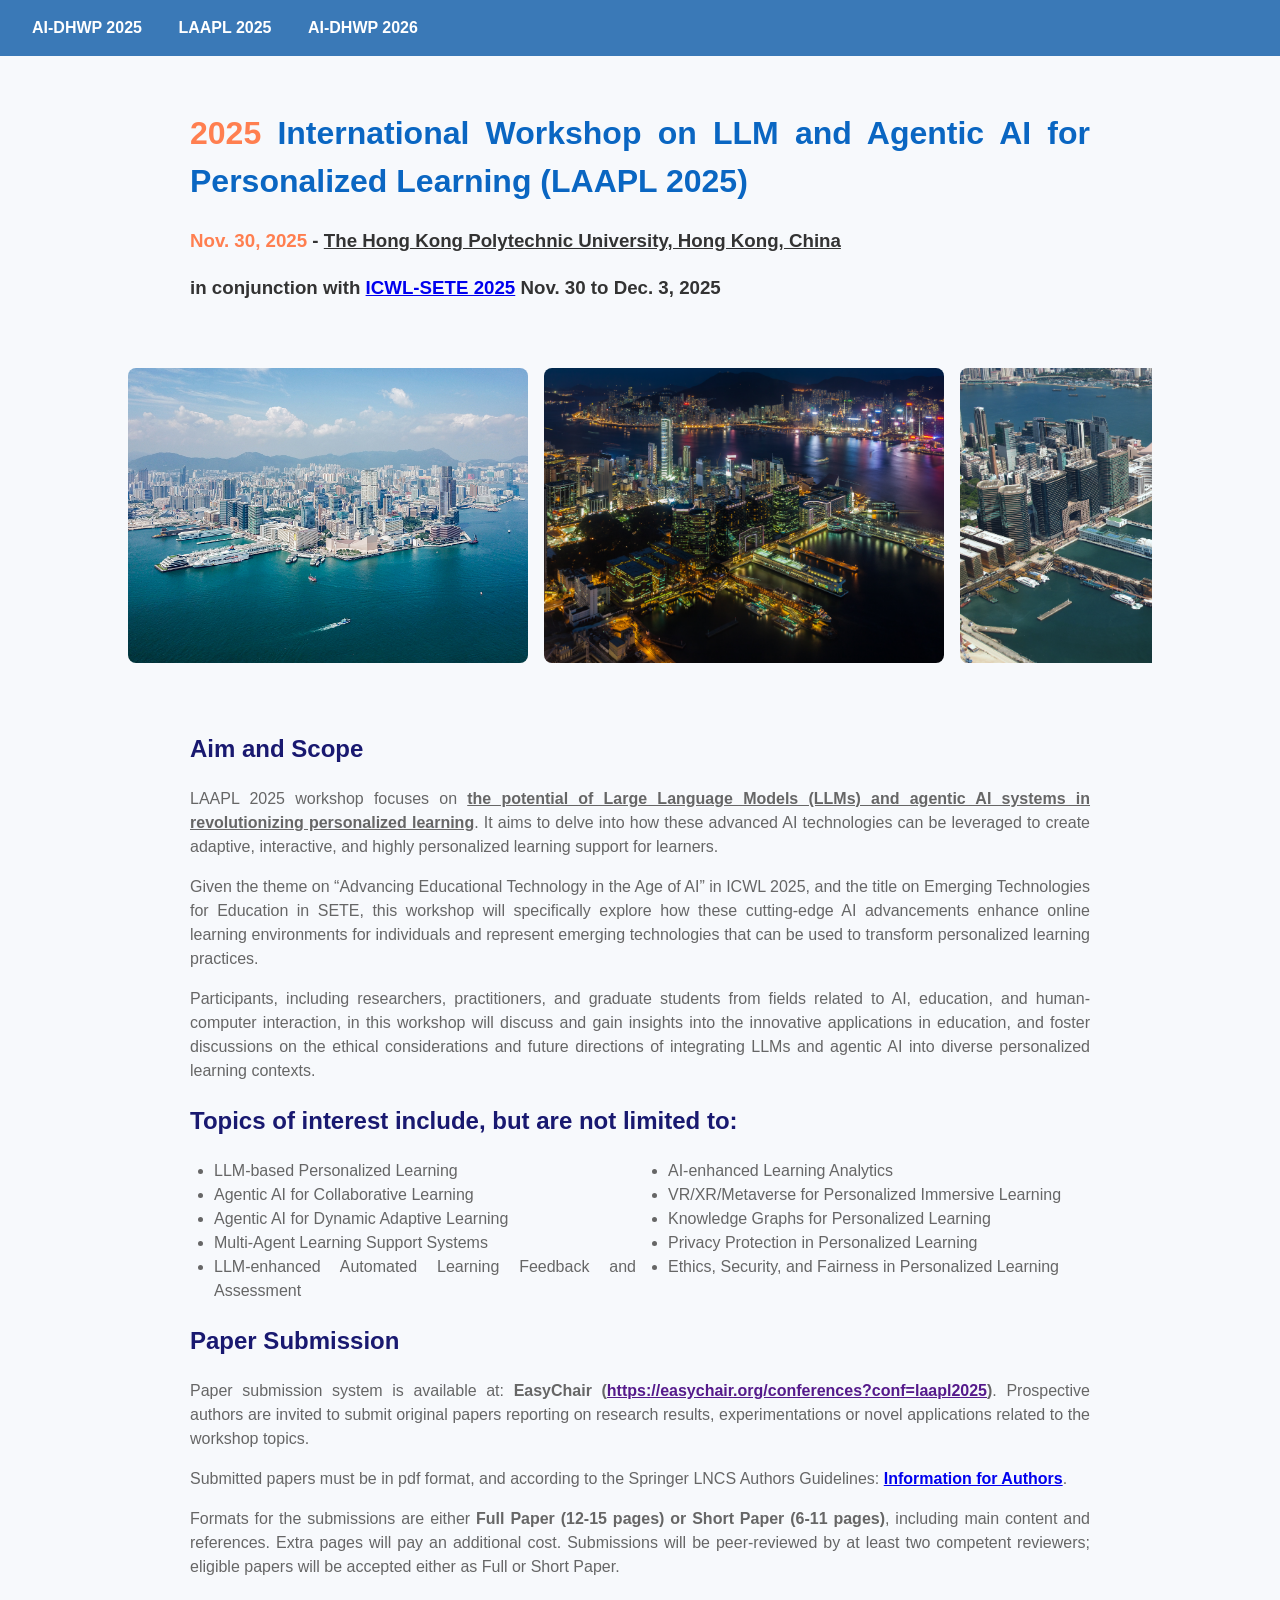
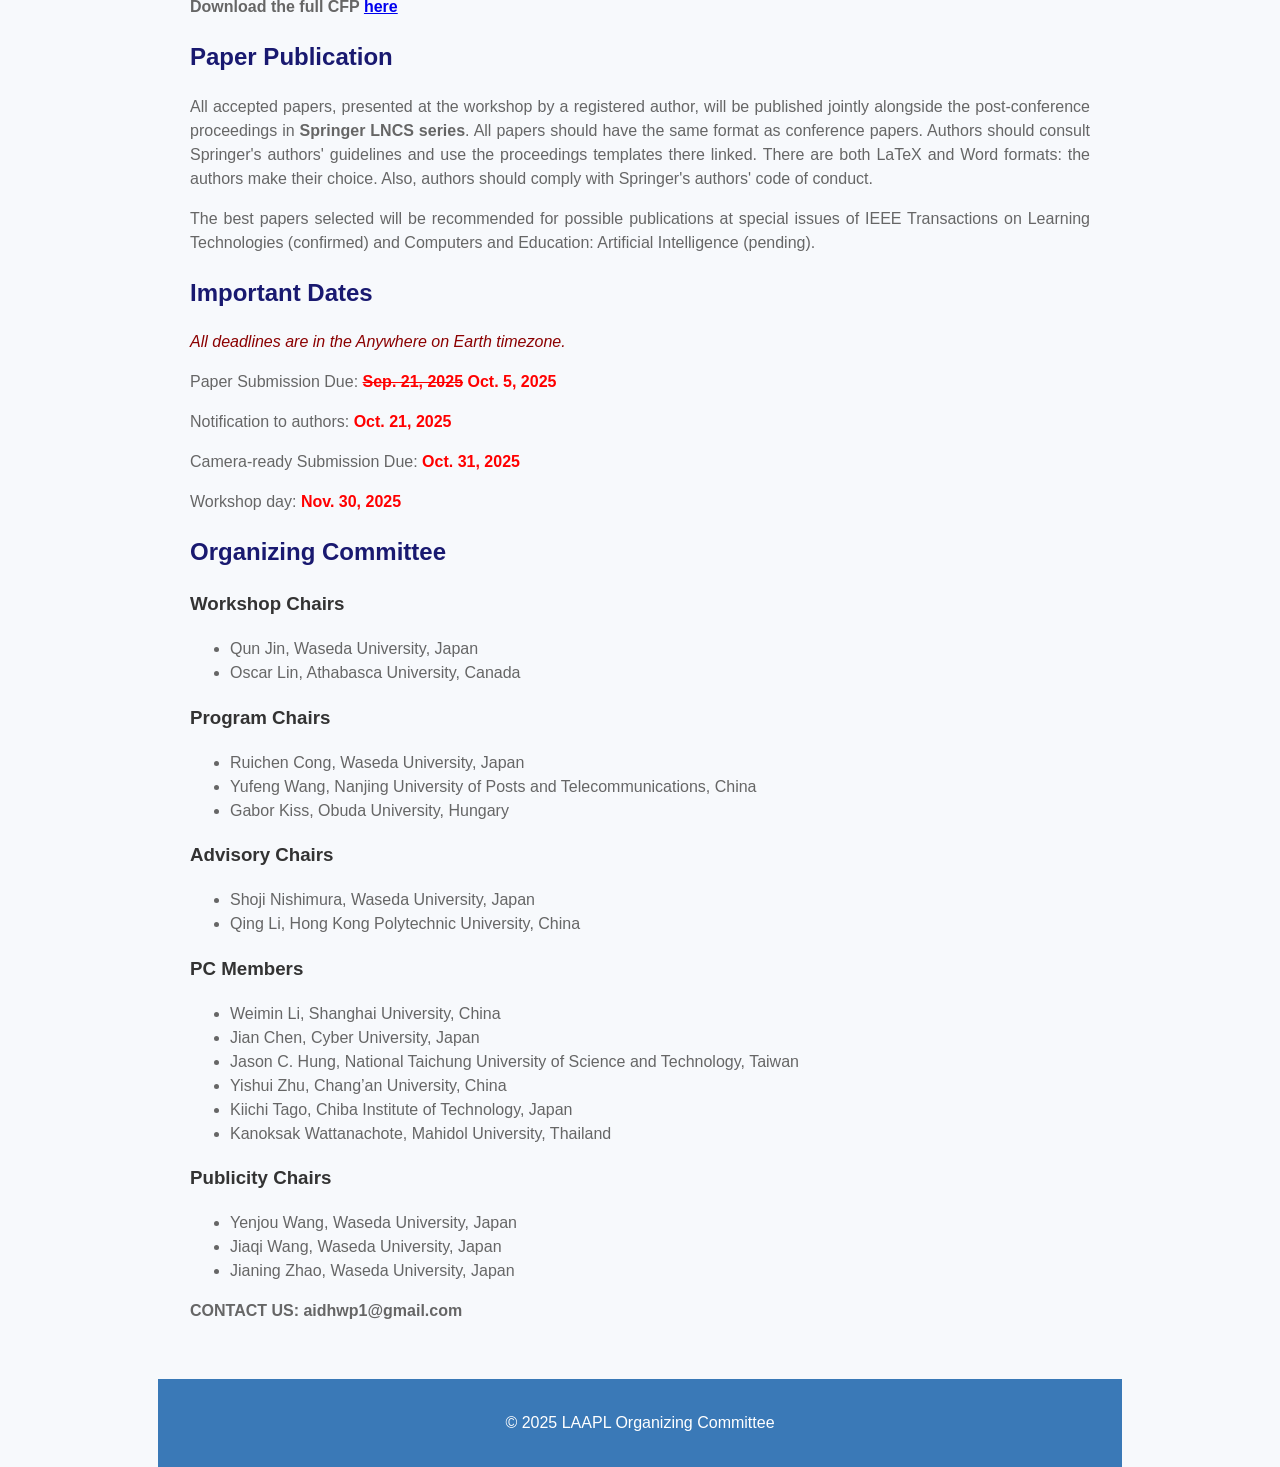
<file: laapl2025.html>
<!DOCTYPE html>
<html lang="en">
<head>
  <meta charset="UTF-8" />
  <meta name="viewport" content="width=device-width, initial-scale=1.0"/>
  <title>LAAPL 2025</title>
  <link rel="stylesheet" href="style.css">
</head>
<body>

<nav>
  <a href="index.html">AI-DHWP 2025</a>
  <a href="laapl2025.html">LAAPL 2025</a>
  <a href="2026.html">AI-DHWP 2026</a>
  
</nav>

<header>
  <h1><span class="highlight-orange">2025</span> International Workshop on LLM and Agentic AI for Personalized Learning (LAAPL 2025)</h1>
  <h3><span class="highlight-orange">Nov. 30, 2025</span> - <span class="underline">The Hong Kong Polytechnic University, Hong Kong, China</span></h3>
  <h3>in conjunction with <a href="https://icwl-sete.comp.polyu.edu.hk/">ICWL-SETE 2025</a> Nov. 30 to Dec. 3, 2025</h3>
</header>

<div class="image-slider">
  <div class="slider-track">
    <img src="assets/laapl2025/HK1.jpg" alt="Slide 1" />
    <img src="assets/laapl2025/HK2.jpg" alt="Slide 2" />
    <img src="assets/laapl2025/HK3.jpg" alt="Slide 3" />
    <img src="assets/laapl2025/HK4.jpg" alt="Slide 4" />
  </div>
</div>


<main>
  <section>
    <h2>Aim and Scope</h2>

    <p>LAAPL 2025 workshop focuses on <strong><span class="underline">the potential of Large Language Models (LLMs) and agentic AI systems in revolutionizing personalized learning</span></strong>.  It aims to delve into how these advanced AI technologies can be leveraged to create adaptive, interactive, and highly personalized learning support for learners.</p>
      
    <p>Given the theme on “Advancing Educational Technology in the Age of AI” in ICWL 2025, and the title on Emerging Technologies for Education in SETE, this workshop will specifically explore how these cutting-edge AI advancements enhance online learning environments for individuals and represent emerging technologies that can be used to transform personalized learning practices.</p>

    <p>Participants, including researchers, practitioners, and graduate students from fields related to AI, education, and human-computer interaction, in this workshop will discuss and gain insights into the innovative applications in education, and foster discussions on the ethical considerations and future directions of integrating LLMs and agentic AI into diverse personalized learning contexts.</p>

  </section>

  <section>
    <h2>Topics of interest include, but are not limited to:</h2>
    <ul class="two-column-list">
      <li>LLM-based Personalized Learning</li>
      <li>Agentic AI for Collaborative Learning</li>
      <li>Agentic AI for Dynamic Adaptive Learning</li>
      <li>Multi-Agent Learning Support Systems</li>
      <li>LLM-enhanced Automated Learning Feedback and Assessment</li>
      <li>AI-enhanced Learning Analytics</li>
      <li>VR/XR/Metaverse for Personalized Immersive Learning</li>
      <li>Knowledge Graphs for Personalized Learning</li>
      <li>Privacy Protection in Personalized Learning</li>
      <li>Ethics, Security, and Fairness in Personalized Learning</li>
      
    </ul>
  </section>

  <section>
    <h2>Paper Submission</h2>
    
    <p>Paper submission system is available at: <strong>EasyChair (<a href="">https://easychair.org/conferences?conf=laapl2025</a>)</strong>. Prospective authors are invited to submit original papers reporting on research results, experimentations or novel applications related to the workshop topics.</p>

    <p>Submitted papers must be in pdf format, and according to the Springer LNCS Authors Guidelines: <strong><a href="https://www.springer.com/gp/computer-science/lncs/conference-proceedings-guidelines">Information for Authors</a></strong>.</p>
    
    <p>Formats for the submissions are either <Strong>Full Paper (12-15 pages) or Short Paper (6-11 pages)</Strong>, including main content and references. Extra pages will pay an additional cost. Submissions will be peer-reviewed by at least two competent reviewers; eligible papers will be accepted either as Full or Short Paper.</p>

    <p><strong>Download the full CFP <a href="assets/laapl2025/LAAPL_CFP0921.pdf">here</a></strong></p>
  </section>

  <section>
    <h2>Paper Publication</h2>

    <p>All accepted papers, presented at the workshop by a registered author, will be published jointly alongside the post-conference proceedings in <Strong>Springer LNCS series</Strong>. All papers should have the same format as conference papers. Authors should consult Springer's authors' guidelines and use the proceedings templates there linked. There are both LaTeX and Word formats: the authors make their choice. Also, authors should comply with Springer's authors' code of conduct.</p>

    <p>The best papers selected will be recommended for possible publications at special issues of IEEE Transactions on Learning Technologies (confirmed) and Computers and Education: Artificial Intelligence (pending).</p>

  </section>

  <section>
    <h2>Important Dates</h2>
    <p><span class="highlight-darkred"><i>All deadlines are in the Anywhere on Earth timezone.</i></span></p>
    <p>Paper Submission Due: <strong><span class="highlight-red"><s>Sep. 21, 2025</s> Oct. 5, 2025</span></strong></p>
    <p>Notification to authors: <strong><span class="highlight-red">Oct. 21, 2025</span></strong></p>
    <p>Camera-ready Submission Due: <strong><span class="highlight-red">Oct. 31, 2025</span></strong></p>
    <p>Workshop day: <strong><span class="highlight-red">Nov. 30, 2025</span></strong></p>
  </section>

  <section>
    <h2>Organizing Committee</h2>
    <h3>Workshop Chairs</h3>
    <ul>
      <li>Qun Jin, Waseda University, Japan</li>
      <li>Oscar Lin, Athabasca University, Canada</li>
    </ul>

    <h3>Program Chairs</h3>
    <ul>
      <li>Ruichen Cong, Waseda University, Japan</li>
      <li>Yufeng Wang, Nanjing University of Posts and Telecommunications, China</li>
      <li>Gabor Kiss, Obuda University, Hungary</li>
    </ul>

    <h3>Advisory Chairs</h3>
    <ul>
      <li>Shoji Nishimura, Waseda University, Japan</li>
      <li>Qing Li, Hong Kong Polytechnic University, China</li>
    </ul>

    <h3>PC Members</h3>
    <ul>
      <li>Weimin Li, Shanghai University, China</li>
      <li>Jian Chen, Cyber University, Japan</li>
      <li>Jason C. Hung, National Taichung University of Science and Technology, Taiwan</li>
      <li>Yishui Zhu, Chang’an University, China</li>
      <li>Kiichi Tago, Chiba Institute of Technology, Japan</li>
      <li>Kanoksak Wattanachote, Mahidol University, Thailand</li>
    </ul>
    <h3>Publicity Chairs</h3>
    <ul>
      <li>Yenjou Wang, Waseda University, Japan</li>
      <li>Jiaqi Wang, Waseda University, Japan</li>
      <li>Jianing Zhao, Waseda University, Japan</li>
    </ul>

    <p><strong>CONTACT US: aidhwp1@gmail.com</strong></p>
    
  </section>
</main>

<footer>
  &copy; 2025 LAAPL Organizing Committee
</footer>

</body>
</html>
</file>
<file: style.css>
/* style.css */
body {
  font-family: Arial, sans-serif;
  margin: 0;
  padding: 0;
  width: 100%;
  background: #f7f9fc;
  color: #333;
  font-size: 1rem;
  line-height: 1.5;
  text-align: justify;
  word-break: break-word;
  overflow-x: hidden;
}

.highlight-red {
  color: red;
}

.highlight-orange {
  color:coral;
}

.highlight-darkred {
  color:darkred;
}

.underline {
  text-decoration: underline;
}

nav {
  background-color: #3a79b7;
  padding: 1rem;
}

nav a {
  color: white;
  margin: 0 1rem;
  text-decoration: none;
  font-weight: bold;
}

nav a:hover {
  text-decoration: underline;
}

header, main, footer {
  padding: 2rem;
  max-width: 900px;
  margin: auto;
}

h1 {
  color: #0a66c2;
}

h2 {
  color:midnightblue;
}

p {
  color: #666;
}

ul {
  color: #666;
}

.two-column-list {
  column-count: 2;         
  column-gap: 2rem;
  padding-left: 1.5rem;   
}
footer {
  text-align: center;
  font-size: 1rem;
  margin-top: 0.5rem;
  color: white;
  background-color: #3a79b7;
}

.image-slider {
  margin-left: 8rem;
  margin-right: 8rem;
  overflow-x: auto;
  scroll-snap-type: x mandatory;
  -webkit-overflow-scrolling: touch;
  padding: 0 1rem;
  box-sizing: border-box;
}

.slider-track {
  display: flex;
  gap: 1rem;
  padding: 1rem 0;
}

.slider-track img {
  width: 85%;
  max-width: 400px;
  height: auto;
  border-radius: 8px;
  scroll-snap-align: start;
  flex: 0 0 auto;
  object-fit: cover;
  margin: 0 auto;
}

.slider-track img:hover {
  transform: scale(1.05);
}

.chair-row {
  display: flex;
  justify-content: center;
  gap: 2rem;
  flex-wrap: wrap;
  margin-bottom: 2rem;
}

.chair {
  text-align: center;
  width: 95%;
  flex: 1 0 40%;
}

.chair img {
  width: 100%;
  max-width: 200px;
  height: auto;
  border-radius: 50%;
  object-fit: cover;
  box-shadow: 0 2px 8px rgba(0,0,0,0.15);
  margin-bottom: 0.5rem;
}

.chair p {
  font-size: 18px;
  line-height: 1.4;
}

.chair-title {
  text-align: center;
}

@media (max-width: 768px) {
  body {
    text-align: justify;
    text-justify: inter-word;
    word-break: break-word;
  }
  .two-column-list {
    column-count: 1;
  }

  h1 {
    font-size: 1.6rem;
  }

  h2 {
    font-size: 1.4rem;
  }

  h3 {
    font-size: 1.2rem;
  }

  .chair img {
    max-width: 100px;
  }
  .image-slider {
    margin-left: 1rem !important;
    margin-right: 1rem !important;
  }
}
</file>
